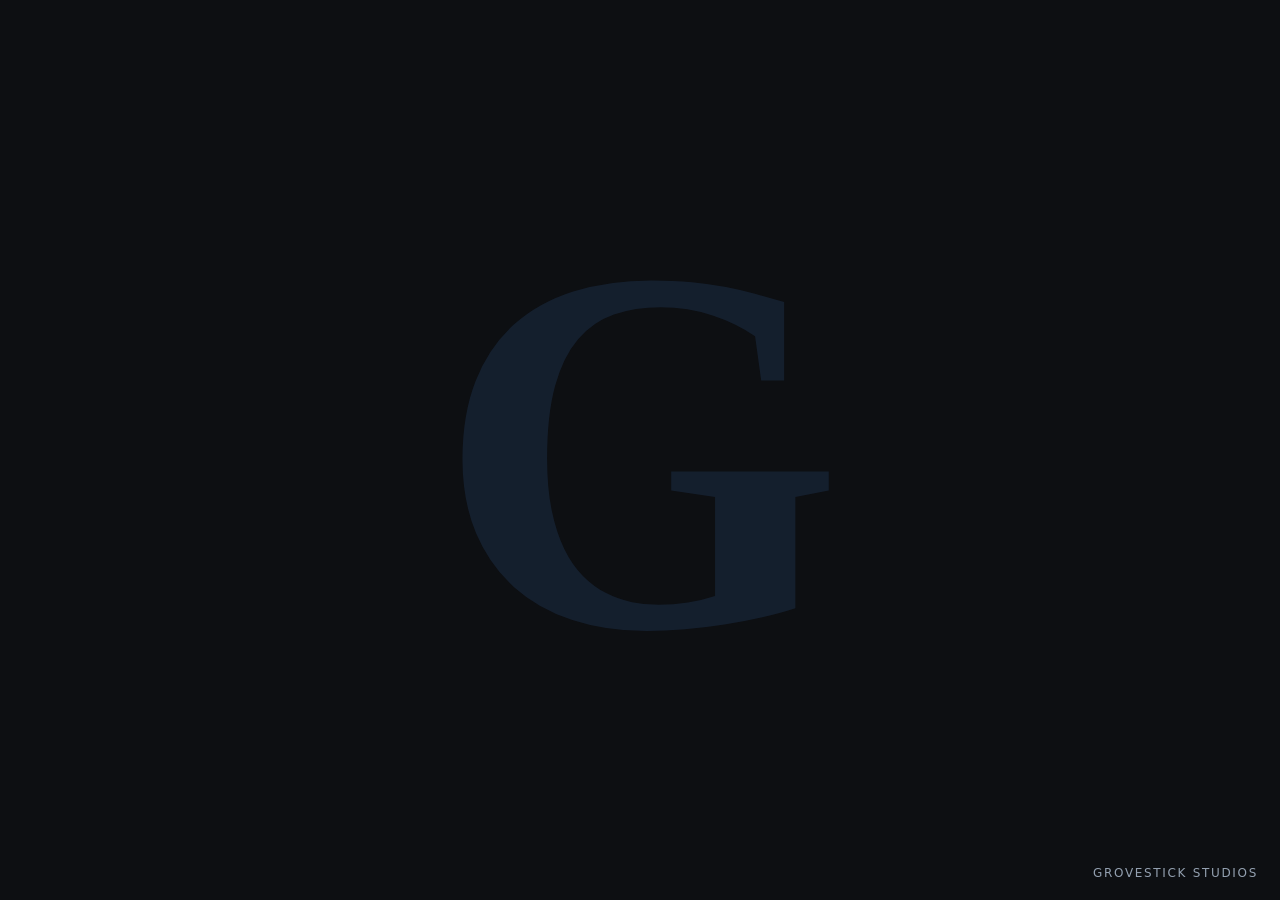
<file: site-grovestick/index.html>
<!doctype html>
<html lang="en">
<head>
<meta charset="utf-8">
<meta name="viewport" content="width=device-width, initial-scale=1">
<title>Grovestick Studios</title>
<meta name="description" content="Grovestick Studios.">
<link rel="icon" href="data:image/svg+xml,<svg xmlns='http://www.w3.org/2000/svg' viewBox='0 0 32 32'><text y='25' x='6' font-family='Georgia,serif' font-size='26' font-weight='700' fill='%234a90f0'>G</text></svg>">
<style>
/* the same ground and the same blue as Palladium: one studio, one look */
:root{
  --bg:#0d0f12; --fg:#e8ecf1; --dim:#93a0b0; --accent:#4a90f0;
}
*{box-sizing:border-box}
html,body{margin:0;height:100%}
body{background:var(--bg);color:var(--fg);overflow:hidden;
  font:15px/1.45 "Segoe UI",system-ui,-apple-system,sans-serif}
/* the studio's letter, drawn the way the program draws its own */
#watermark{position:fixed;inset:0;z-index:0;pointer-events:none;user-select:none;
  display:flex;align-items:center;justify-content:center;
  font:600 min(58vh,52vw)/1 Georgia,"Times New Roman",serif;
  color:var(--accent);opacity:.12}
footer{position:fixed;right:22px;bottom:18px;z-index:1;color:var(--dim);
  font-size:12px;letter-spacing:.14em;text-transform:uppercase}
@media (max-width:600px){footer{right:16px;bottom:14px;font-size:11px}}
</style>
</head>
<body>
  <div id="watermark" aria-hidden="true">G</div>
  <footer>Grovestick Studios</footer>
</body>
</html>
</file>
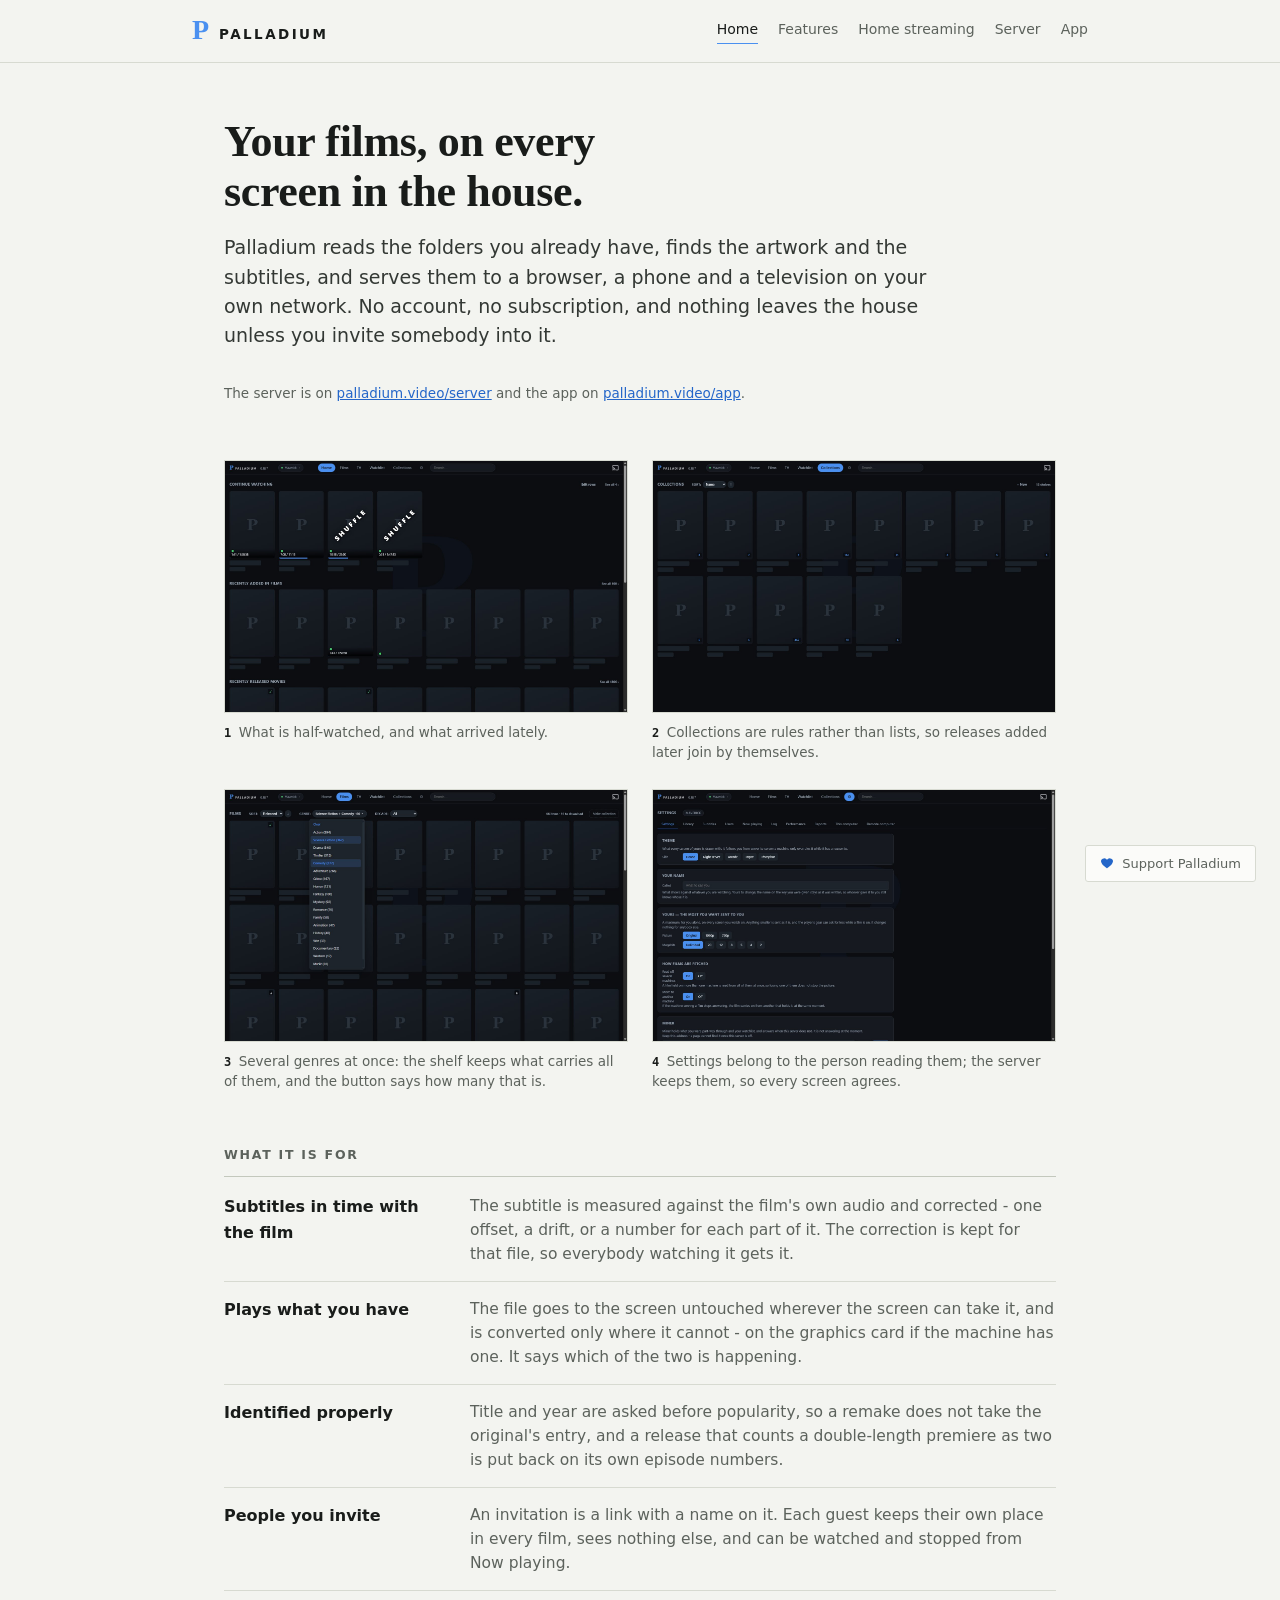
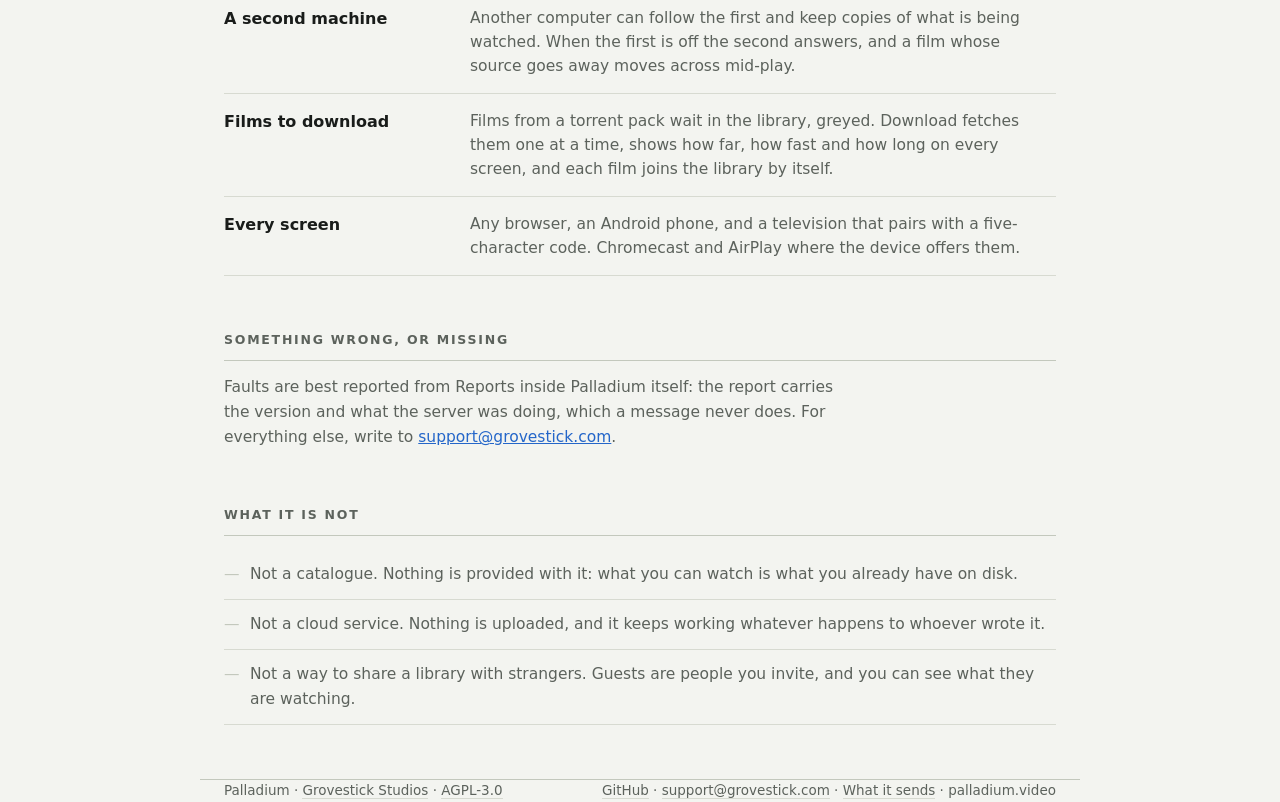
<file: site/index.html>
<!doctype html>
<html lang="en">
<head>
<meta charset="utf-8">
<meta name="viewport" content="width=device-width, initial-scale=1">
<title>Palladium</title>
<meta name="description" content="A media server you run yourself. Your films and series, on every screen in the house. Windows installer or Docker image, no account, nothing uploaded.">
<meta property="og:title" content="Palladium">
<meta property="og:description" content="Your films and series, on every screen in the house. No account, no subscription, nothing uploaded.">
<meta property="og:type" content="website">
<link rel="icon" href="data:image/svg+xml,<svg xmlns='http://www.w3.org/2000/svg' viewBox='0 0 32 32'><text y='25' x='6' font-family='Georgia,serif' font-size='26' font-weight='700' fill='%234a90f0'>P</text></svg>">
<style>
/* ---- paper ----
   A page about somebody's own library, set like something out of one: paper rather
   than a screen, ink rather than white text, and one colour - the green of a library
   binding - doing every job an accent has to do. Nothing is loaded from anywhere: the
   faces are the ones already on the machine reading this, which is also the only
   honest arrangement for a page that promises nothing is sent anywhere. */
:root{
  --paper:#f3f4f0;      /* a cool paper, biased green rather than cream */
  --plate:#fbfbf9;      /* what sits on it: lighter, never a shadow */
  --line:#d7dad1;
  --rule:#c3c8bd;       /* the darker hairline, for what divides sections */
  --ink:#191c1a;
  --muted:#5c625c;
  --accent:#2466c9;     /* a binding, not a button */
  --accentIn:#f6f7f3;
  --serif:"Iowan Old Style","Palatino Linotype",Palatino,"Book Antiqua",Georgia,serif;
  --sans:system-ui,-apple-system,"Segoe UI",Roboto,"Helvetica Neue",sans-serif;
  --mono:ui-monospace,"Cascadia Mono",Consolas,"DejaVu Sans Mono",monospace;
}
*{box-sizing:border-box}
body{margin:0;background:var(--paper);color:var(--ink);
  font:17px/1.62 var(--sans);-webkit-font-smoothing:antialiased}
a{color:var(--accent)}
.wrap{max-width:880px;margin:0 auto;padding:0 24px}


/* ---- the opening ---- */
h1{font-family:var(--serif);font-weight:600;font-size:clamp(31px,5vw,44px);
  line-height:1.14;letter-spacing:-.008em;margin:54px 0 16px;max-width:19ch;
  text-wrap:balance}
.lede{font-size:19px;line-height:1.55;max-width:60ch;margin:0 0 30px;color:#333834}

.take{display:flex;gap:10px;flex-wrap:wrap;margin:0 0 14px}
.dl{display:inline-flex;align-items:center;background:var(--accent);color:var(--accentIn);
  border:1px solid var(--accent);border-radius:3px;padding:11px 20px;font-weight:600;
  font-size:15px;text-decoration:none}
.dl:hover{background:#1b4f9c;border-color:#1b4f9c}
.dl.quiet{background:transparent;color:var(--ink);border-color:var(--rule)}
.dl.quiet:hover{background:var(--plate);border-color:var(--muted)}
.droid{width:17px;height:17px;fill:currentColor;margin-right:9px;flex:0 0 auto}
.facts{color:var(--muted);font-size:13.5px;line-height:1.85;margin:0 0 54px;
  max-width:66ch}
.facts b{color:var(--ink);font-variant-numeric:tabular-nums}

/* ---- plates ----
   Screenshots as plates in a manual: numbered, ruled off, captioned underneath. The
   numbers are not decoration - four pictures of one program need telling apart, and
   a caption that begins with its own number can be referred to. */
.plates{display:grid;grid-template-columns:1fr 1fr;gap:26px 24px;margin:0 0 54px}
.plates figure{margin:0}
.plates img{width:100%;height:auto;display:block;border:1px solid var(--line);
  background:var(--plate)}
.plates figcaption{margin:9px 0 0;color:var(--muted);font-size:13.5px;line-height:1.5}
.plates figcaption b{color:var(--ink);font-weight:600;font-family:var(--mono);
  font-size:12px;letter-spacing:.04em;margin-right:7px}

h2{font-family:var(--sans);font-size:12.5px;letter-spacing:.14em;text-transform:uppercase;
  color:var(--muted);font-weight:700;margin:0 0 2px;padding-bottom:10px;
  border-bottom:1px solid var(--rule)}

/* ---- what it is for: a ruled list, read down ---- */
.does{margin:0 0 54px}
.does div{display:grid;grid-template-columns:220px 1fr;gap:6px 26px;
  padding:15px 0;border-bottom:1px solid var(--line)}
.does b{font-size:16px;font-weight:600}
.does p{margin:0;color:var(--muted);font-size:15.5px;line-height:1.55}

.plain{margin:14px 0 54px;padding:0;list-style:none;color:var(--muted);font-size:15.5px}
.plain li{margin:0;padding:12px 0 12px 26px;border-bottom:1px solid var(--line);
  position:relative}
.plain li::before{content:"\2014";position:absolute;left:0;color:var(--rule)}

.write{margin:14px 0 54px;color:var(--muted);font-size:15.5px;max-width:62ch}

footer{border-top:1px solid var(--rule);margin-top:10px;padding:22px 0 46px;
  color:var(--muted);font-size:13.5px;display:flex;justify-content:space-between;
  gap:16px;flex-wrap:wrap}
footer a{color:var(--muted);text-decoration:none;border-bottom:1px solid var(--line)}
footer a:hover{color:var(--accent);border-bottom-color:var(--accent)}

/* ---- the tin by the door ----
   Top right, small and quiet. Nothing here is asked for; it is only left where
   somebody who wants to can find it. */
#give{position:fixed;right:24px;bottom:18px;z-index:5;
  display:inline-flex;align-items:center;gap:8px;
  padding:7px 14px;border-radius:3px;border:1px solid var(--line);
  background:var(--plate);color:var(--muted);cursor:pointer;font:inherit;font-size:13px}
#give:hover,#give:focus-visible{color:var(--ink);border-color:var(--muted)}
#give svg{width:14px;height:14px;fill:var(--accent)}

#tin{position:fixed;inset:0;z-index:6;display:none;align-items:center;
  justify-content:center;background:rgba(25,28,26,.45);padding:20px}
#tin.on{display:flex}
#tin .card{max-width:400px;width:100%;padding:28px 28px 22px;border-radius:3px;
  background:var(--plate);border:1px solid var(--rule);text-align:center}
#tin h3{font-family:var(--serif);margin:0 0 10px;font-size:22px;font-weight:600}
#tin p{margin:0 0 18px;color:var(--muted);font-size:14.5px;line-height:1.55}
#tin img{width:186px;height:186px;margin:0 auto 18px;display:block;
  border:1px solid var(--line);background:#fff;padding:8px}
#tin .go{display:inline-block;padding:10px 22px;border-radius:3px;
  background:var(--accent);color:var(--accentIn);text-decoration:none;font-weight:600}
#tin .go:hover{background:#1b4f9c}
#tin .shut{display:block;margin:14px auto 0;background:none;border:0;
  color:var(--muted);font:inherit;font-size:13.5px;cursor:pointer}
#tin .shut:hover{color:var(--ink)}

@media (max-width:720px){
  .plates,.does div{grid-template-columns:1fr}
  .does div{gap:3px}
  #give{right:16px;top:auto;bottom:14px;font-size:12.5px}
}

/* one masthead on every page: same width, height and scrollbar, so the menu stays put */
html{overflow-y:scroll}
header{border-bottom:1px solid #d7dad1;padding:0}
header .wrap{max-width:940px;display:flex;align-items:center;gap:20px;padding:16px 22px}
.brand{display:flex;align-items:baseline;gap:10px;text-decoration:none;color:#191c1a}
.brand b{font-family:var(--serif);font-size:28px;line-height:1;color:#4a90f0;font-weight:600}
.brand span{font-weight:600;letter-spacing:.18em;text-transform:uppercase;font-size:13.5px}
nav{margin-left:auto;display:flex;flex-wrap:wrap;gap:6px 20px;font-size:14px;line-height:1.6}
nav a{color:#5c625c;text-decoration:none;padding-bottom:2px;border-bottom:1px solid transparent}
nav a:hover{color:#191c1a;border-bottom-color:#d7dad1}
nav a[aria-current=page]{color:#191c1a;border-bottom-color:#4a90f0}
@media (max-width:640px){header .wrap{flex-wrap:wrap;gap:10px} nav{margin-left:0;gap:6px 16px;font-size:13.5px}}
</style>
</head>
<body>
<header><div class="wrap">
  <a class="brand" href="/"><b>P</b> <span>Palladium</span></a>
  <nav>
    <a href="/" aria-current="page">Home</a>
    <a href="/features">Features</a>
    <a href="/home-streaming">Home streaming</a>
    <a href="/server">Server</a>
    <a href="/app">App</a>
  </nav>
</div></header>

<main class="wrap">
  <h1>Your films, on every screen in the house.</h1>
  <p class="lede">Palladium reads the folders you already have, finds the artwork and
  the subtitles, and serves them to a browser, a phone and a television on your own
  network. No account, no subscription, and nothing leaves the house unless you invite
  somebody into it.</p>

  <p class="facts">The server is on <a href="/server">palladium.video/server</a> and the
  app on <a href="/app">palladium.video/app</a>.</p>

  <div class="plates">
    <figure>
      <img src="img/home-blue.jpg" alt="The front page: rows of what is being watched and what was added"
           width="1600" height="1000" loading="lazy">
      <figcaption><b>1</b>What is half-watched, and what arrived lately.</figcaption>
    </figure>
    <figure>
      <img src="img/collections-blue.jpg" alt="Collections drawn as posters, each with what it holds"
           width="1600" height="1000" loading="lazy">
      <figcaption><b>2</b>Collections are rules rather than lists, so releases added
      later join by themselves.</figcaption>
    </figure>
    <figure>
      <img src="img/genres-blue.jpg" alt="Films, with the genre menu open and two genres marked"
           width="1600" height="1000" loading="lazy">
      <figcaption><b>3</b>Several genres at once: the shelf keeps what carries all of them,
      and the button says how many that is.</figcaption>
    </figure>
    <figure>
      <img src="img/settings-blue.jpg" alt="The settings screen: theme, name and the most sent to you"
           width="1600" height="1000" loading="lazy">
      <figcaption><b>4</b>Settings belong to the person reading them; the server keeps
      them, so every screen agrees.</figcaption>
    </figure>
  </div>

  <h2>What it is for</h2>
  <div class="does">
    <div><b>Subtitles in time with the film</b><p>The subtitle is measured against the
      film's own audio and corrected - one offset, a drift, or a number for each part
      of it. The correction is kept for that file, so everybody watching it gets
      it.</p></div>
    <div><b>Plays what you have</b><p>The file goes to the screen untouched wherever
      the screen can take it, and is converted only where it cannot - on the graphics
      card if the machine has one. It says which of the two is happening.</p></div>
    <div><b>Identified properly</b><p>Title and year are asked before popularity, so a
      remake does not take the original's entry, and a release that counts a
      double-length premiere as two is put back on its own episode numbers.</p></div>
    <div><b>People you invite</b><p>An invitation is a link with a name on it. Each
      guest keeps their own place in every film, sees nothing else, and can be watched
      and stopped from Now playing.</p></div>
    <div><b>A second machine</b><p>Another computer can follow the first and keep
      copies of what is being watched. When the first is off the second answers, and a
      film whose source goes away moves across mid-play.</p></div>
    <div><b>Films to download</b><p>Films from a torrent pack wait in the library,
      greyed. Download fetches them one at a time, shows how far, how fast and how long
      on every screen, and each film joins the library by itself.</p></div>
    <div><b>Every screen</b><p>Any browser, an Android phone, and a television that
      pairs with a five-character code. Chromecast and AirPlay where the device offers
      them.</p></div>
  </div>

  <h2>Something wrong, or missing</h2>
  <p class="write">Faults are best reported from Reports inside Palladium itself: the
  report carries the version and what the server was doing, which a message never
  does. For everything else, write to
  <a href="mailto:support@grovestick.com">support@grovestick.com</a>.</p>

  <h2>What it is not</h2>
  <ul class="plain">
    <li>Not a catalogue. Nothing is provided with it: what you can watch is what you
      already have on disk.</li>
    <li>Not a cloud service. Nothing is uploaded, and it keeps working whatever
      happens to whoever wrote it.</li>
    <li>Not a way to share a library with strangers. Guests are people you invite, and
      you can see what they are watching.</li>
  </ul>
</main>

<footer class="wrap">
  <span>Palladium &middot; <a href="https://grovestick.com/">Grovestick Studios</a>
        &middot; <a href="https://www.gnu.org/licenses/agpl-3.0.html">AGPL-3.0</a></span>
  <span><a href="https://github.com/Grovestick/palladium">GitHub</a> &middot;
        <a href="mailto:support@grovestick.com">support@grovestick.com</a> &middot;
        <a href="/privacy">What it sends</a> &middot; palladium.video</span>
</footer>

<!-- The tin by the door: the same PayPal link as a button and as a code to scan. -->
<button id="give" type="button" aria-haspopup="dialog">
  <svg viewBox="0 0 24 24" aria-hidden="true"><path d="M12 21s-7.5-4.7-9.3-9A5.2 5.2 0 0 1 12 6.6 5.2 5.2 0 0 1 21.3 12c-1.8 4.3-9.3 9-9.3 9z"/></svg>
  Support Palladium
</button>

<div id="tin" role="dialog" aria-modal="true" aria-labelledby="tinhead">
  <div class="card">
    <h3 id="tinhead">Support Palladium</h3>
    <p>Palladium is free, and it stays free. If it has earned a place in your evenings
       and you would like to put something in, it goes straight back into the work -
       the hours, and the machines it is tested on. Entirely optional, and quietly
       appreciated.</p>
    <img id="tinqr" src="img/donate.png" alt="A code to scan to donate" hidden>
    <a class="go" id="tinlink" href="#" target="_blank" rel="noopener">Donate with PayPal</a>
    <button class="shut" type="button">No thanks</button>
  </div>
</div>

<script>
// Where the button and the code both point: the same PayPal link the code carries.
// Where the button and the code both point. The address is the studio's own donate
// box rather than anybody's mailbox, which is why it can sit in a page.
var PAYPAL = "https://www.paypal.com/donate/?business=donate%40grovestick.com&currency_code=SEK&item_name=Palladium";

(function () {
  var give = document.getElementById("give");
  var tin = document.getElementById("tin");
  var link = document.getElementById("tinlink");
  var qr = document.getElementById("tinqr");
  if (!PAYPAL) { give.hidden = true; return; }
  link.href = PAYPAL;
  // the picture only appears if it is there: a broken image is worse than none
  var probe = new Image();
  probe.onload = function () { qr.hidden = false; };
  probe.src = "img/donate.png";

  var show = function (on) {
    tin.classList.toggle("on", on);
    if (on) link.focus();
    else give.focus();
  };
  give.onclick = function () { show(true); };
  tin.querySelector(".shut").onclick = function () { show(false); };
  tin.onclick = function (e) { if (e.target === tin) show(false); };
  document.addEventListener("keydown", function (e) {
    if (e.key === "Escape" && tin.classList.contains("on")) show(false);
  });
})();

</script>
</body>
</html>
</file>
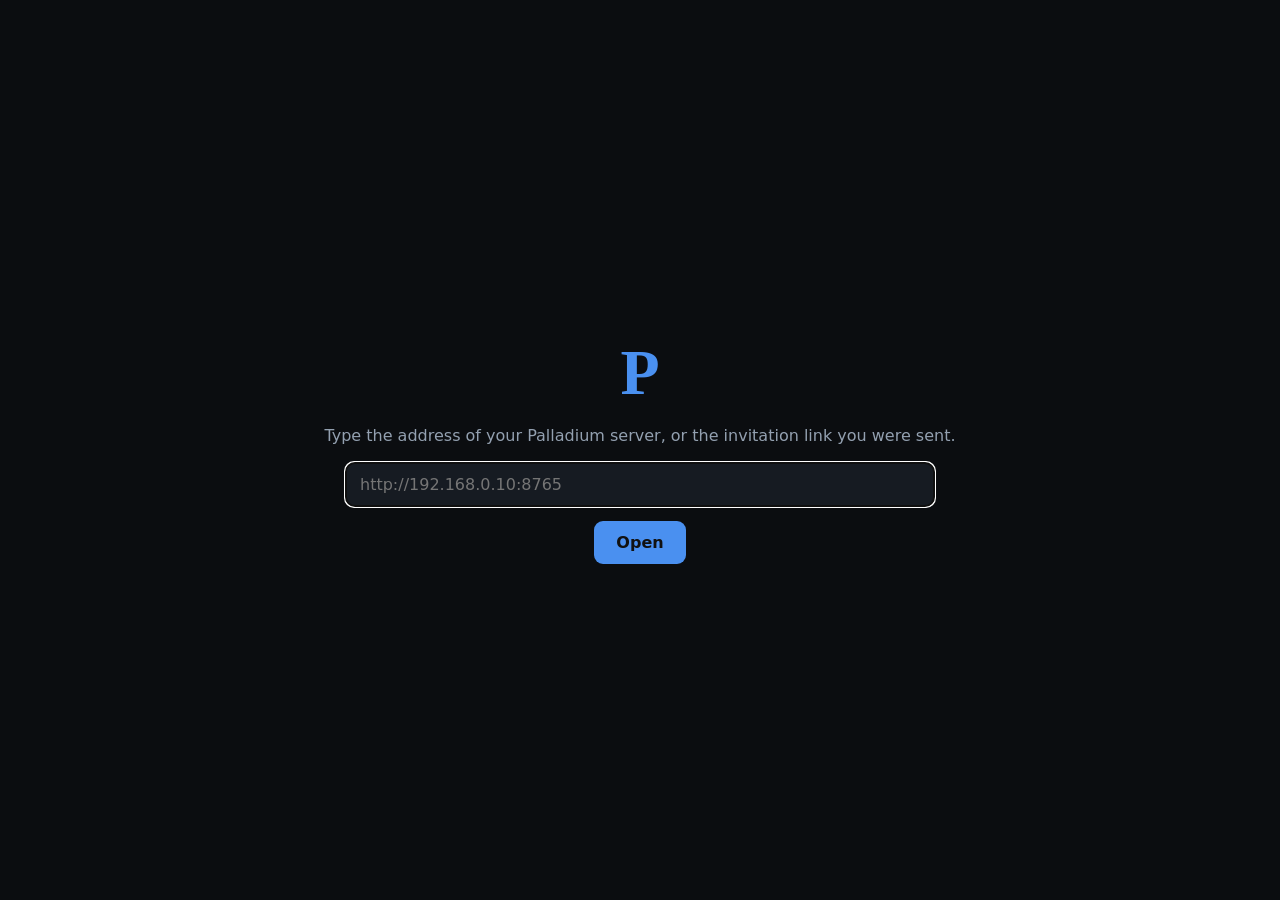
<file: static/tizen/index.html>
<!doctype html>
<meta charset="utf-8">
<title>Palladium</title>
<style>
  html,body{margin:0;height:100%;background:#0b0d10;color:#e8ecf1;
    font:16px system-ui,sans-serif}
  .mid{height:100%;display:flex;flex-direction:column;align-items:center;
    justify-content:center;gap:14px;text-align:center;padding:0 40px}
  .p{font:600 64px Georgia,serif;color:#4a90f0}
  .note{color:#93a0b0;max-width:640px;line-height:1.5}
  input{background:#161b22;border:1px solid #232a33;color:#e8ecf1;border-radius:9px;
    padding:12px 14px;font:inherit;width:min(560px,80vw)}
  button{background:#4a90f0;color:#111;border:0;border-radius:9px;padding:12px 22px;
    font:inherit;font-weight:600}
</style>
<div class="mid">
  <div class="p">P</div>
  <div class="note" id="say">Opening your library&hellip;</div>
  <input id="addr" placeholder="http://192.168.0.10:8765" style="display:none">
  <button id="go" style="display:none">Open</button>
</div>
<script>
/* The address this package was built for. The server writes it in on the way out;
   a package built by hand keeps the placeholder and asks instead. */
var HOME = "__SERVER__";

/* The remote's Back key, which the television will not handle for us. */
try { tizen.tvinputdevice.registerKey("Back"); } catch (e) {}
document.addEventListener("keydown", function (e) {
  if (e.keyCode === 10009) {            // Back
    if (history.length > 1) history.back();
    else try { tizen.application.getCurrentApplication().exit(); } catch (x) {}
  }
});

var kept = null;
try { kept = localStorage.getItem("palladium-home"); } catch (e) {}
var where = (HOME.indexOf("__") === 0 ? "" : HOME) || kept || "";

if (where) {
  try { localStorage.setItem("palladium-home", where); } catch (e) {}
  location.replace(where);
} else {
  document.getElementById("say").textContent =
    "Type the address of your Palladium server, or the invitation link you were sent.";
  var box = document.getElementById("addr");
  var go = document.getElementById("go");
  box.style.display = go.style.display = "";
  box.focus();
  go.onclick = function () {
    var v = box.value.trim();
    if (!v) return;
    if (v.indexOf("http") !== 0) v = "http://" + v;
    try { localStorage.setItem("palladium-home", v); } catch (e) {}
    location.replace(v);
  };
  box.addEventListener("keydown", function (e) {
    if (e.keyCode === 13) go.click();
  });
}
</script>
</file>
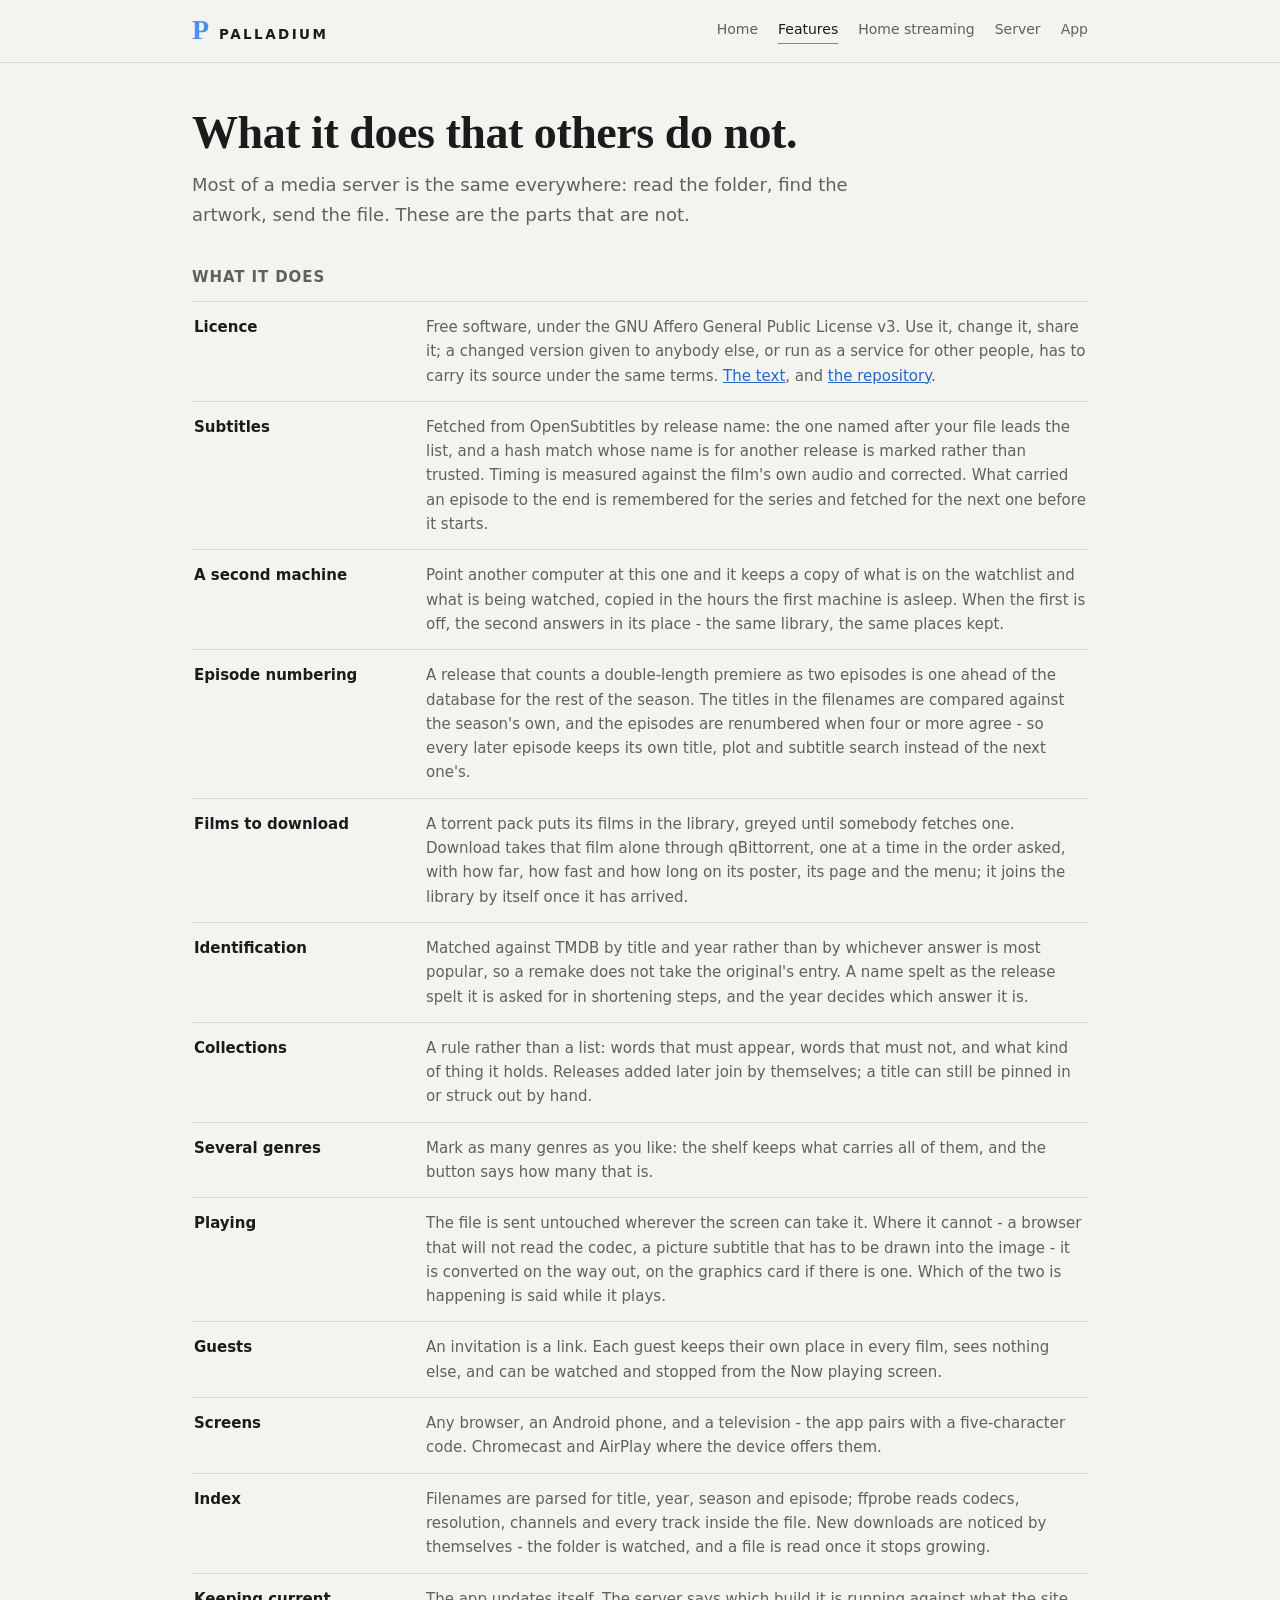
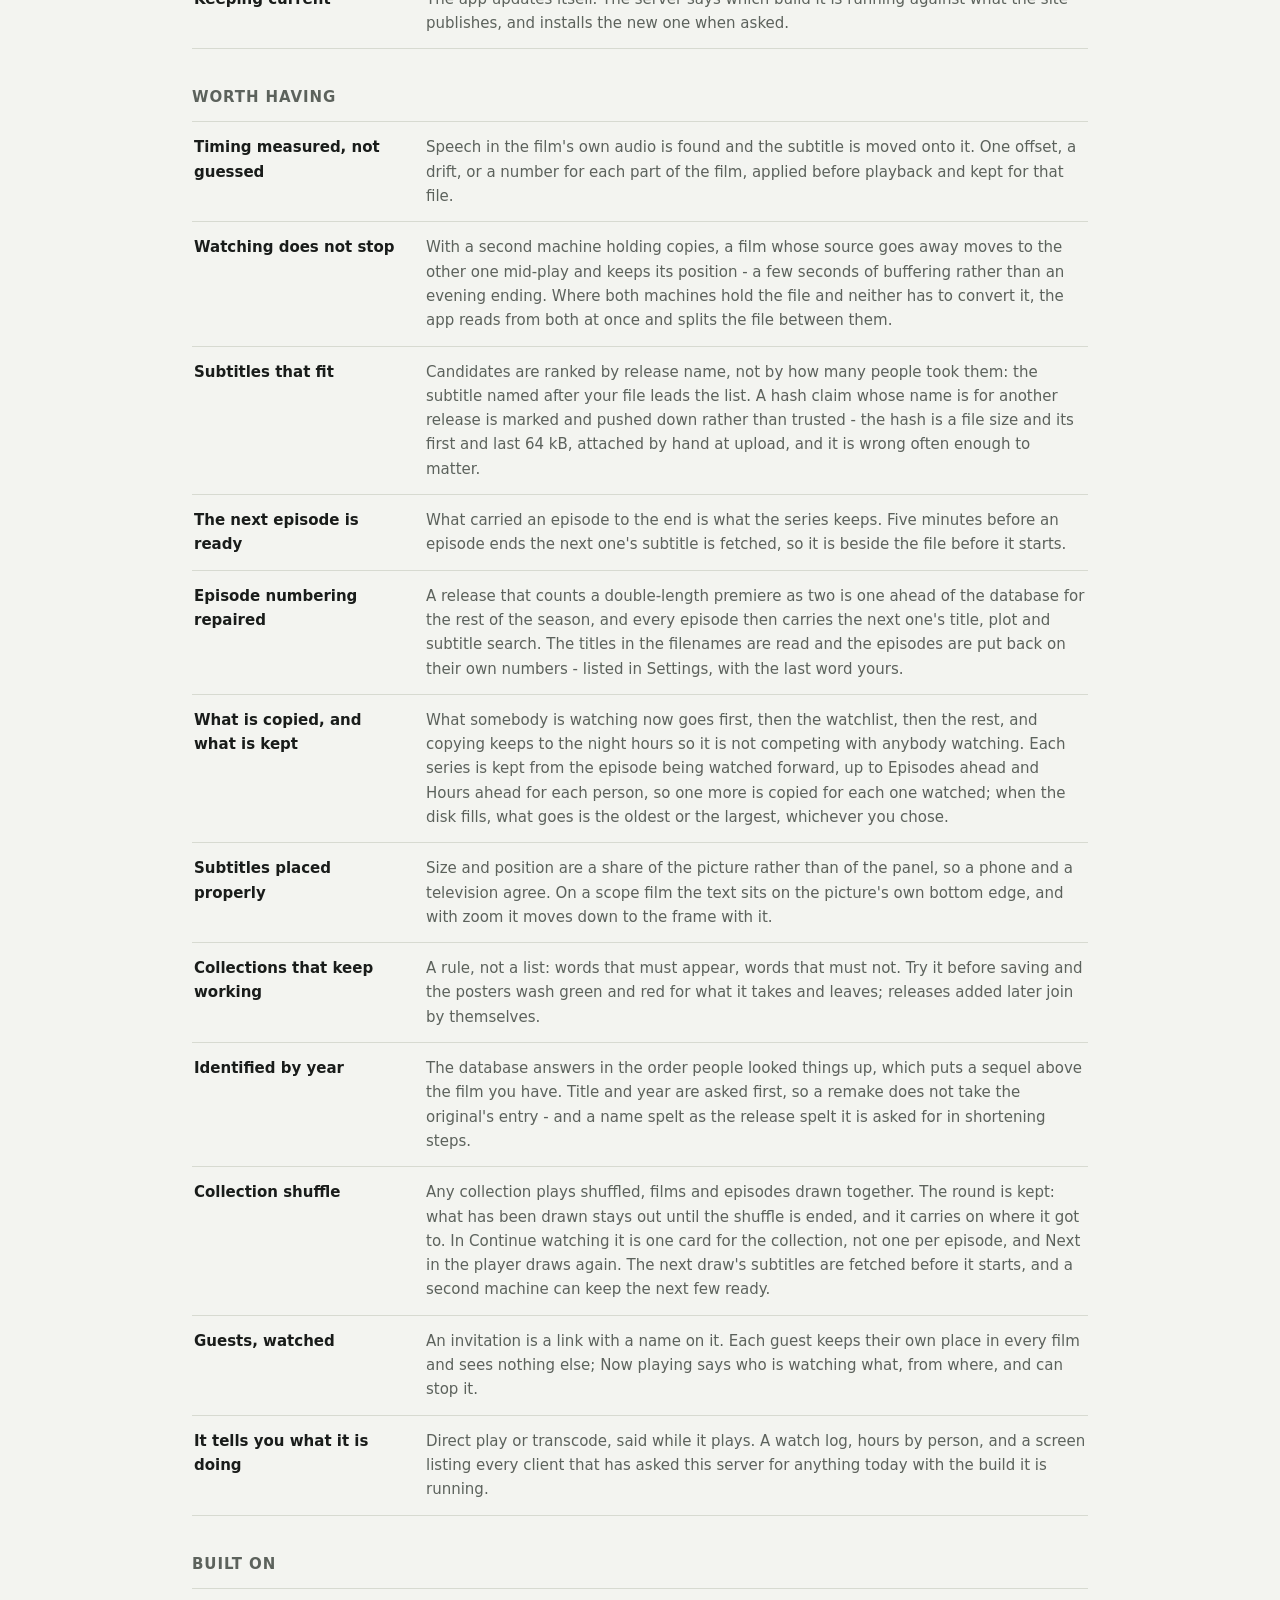
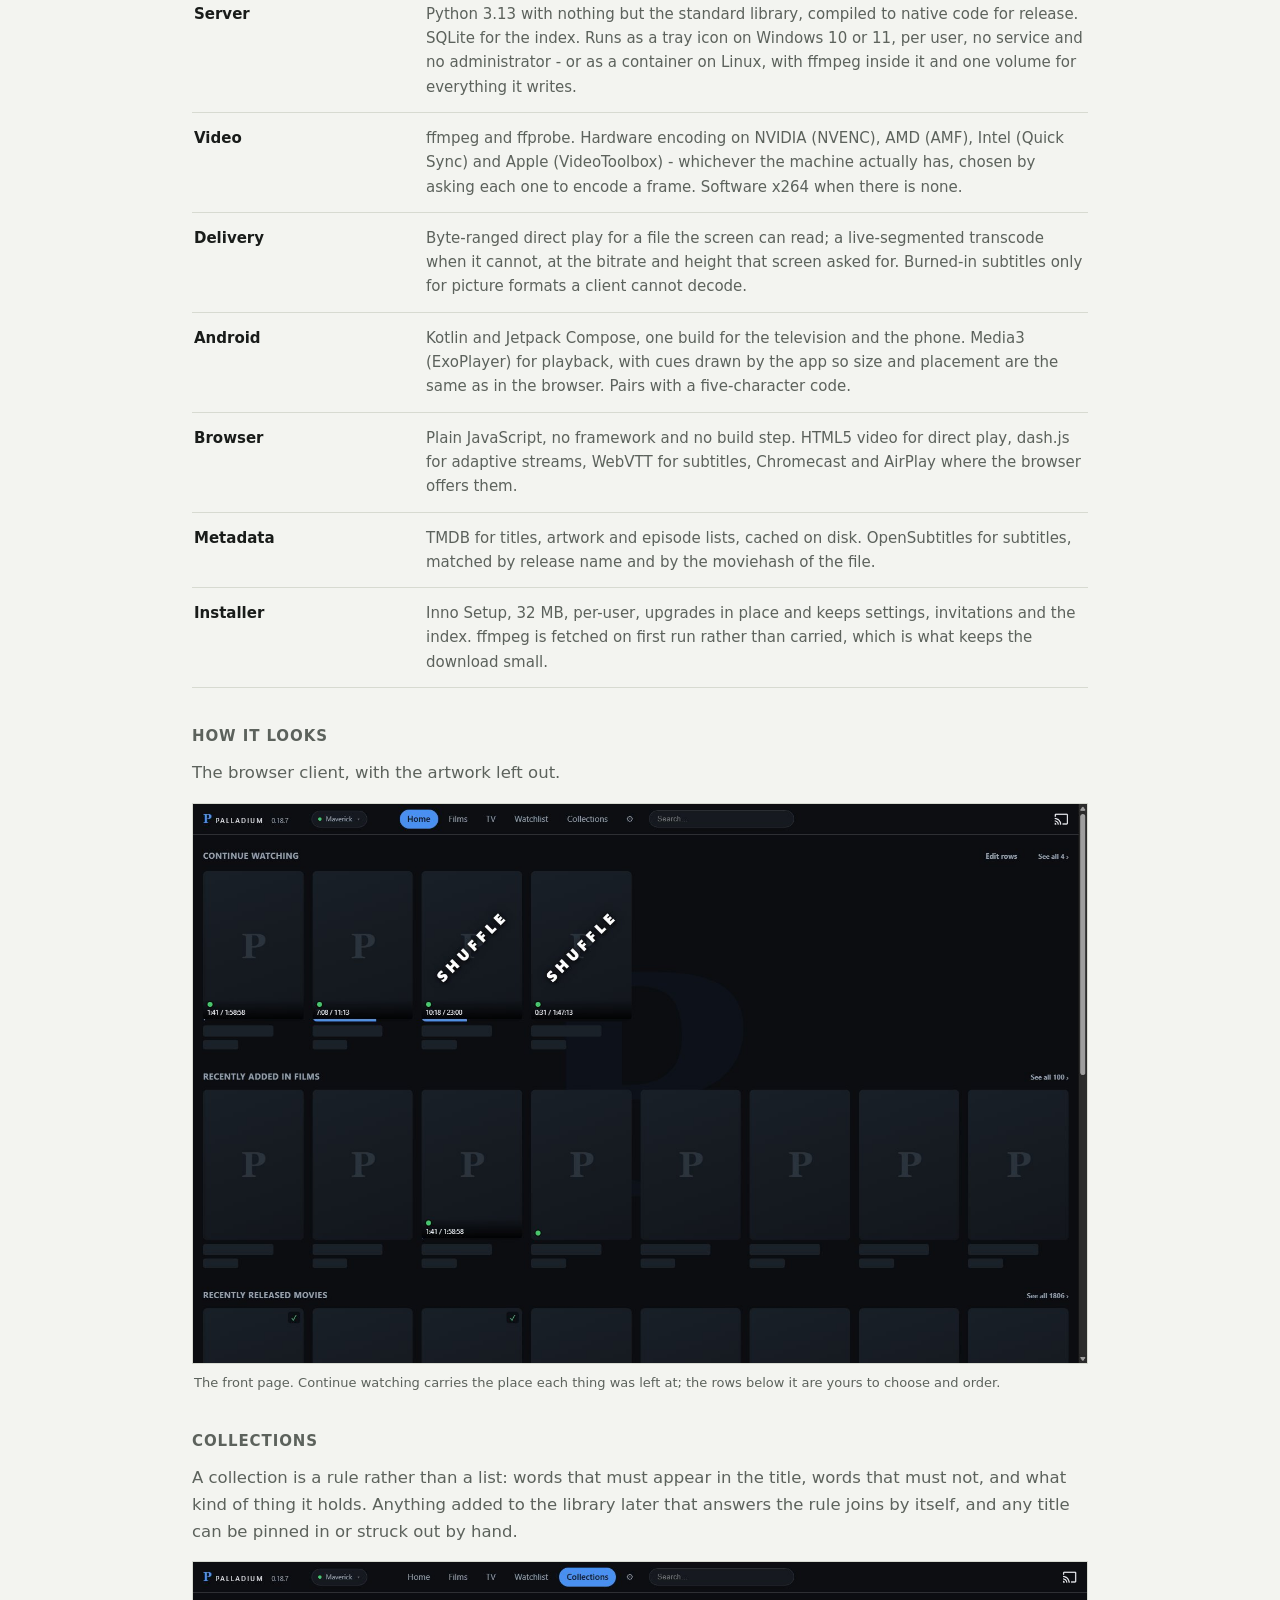
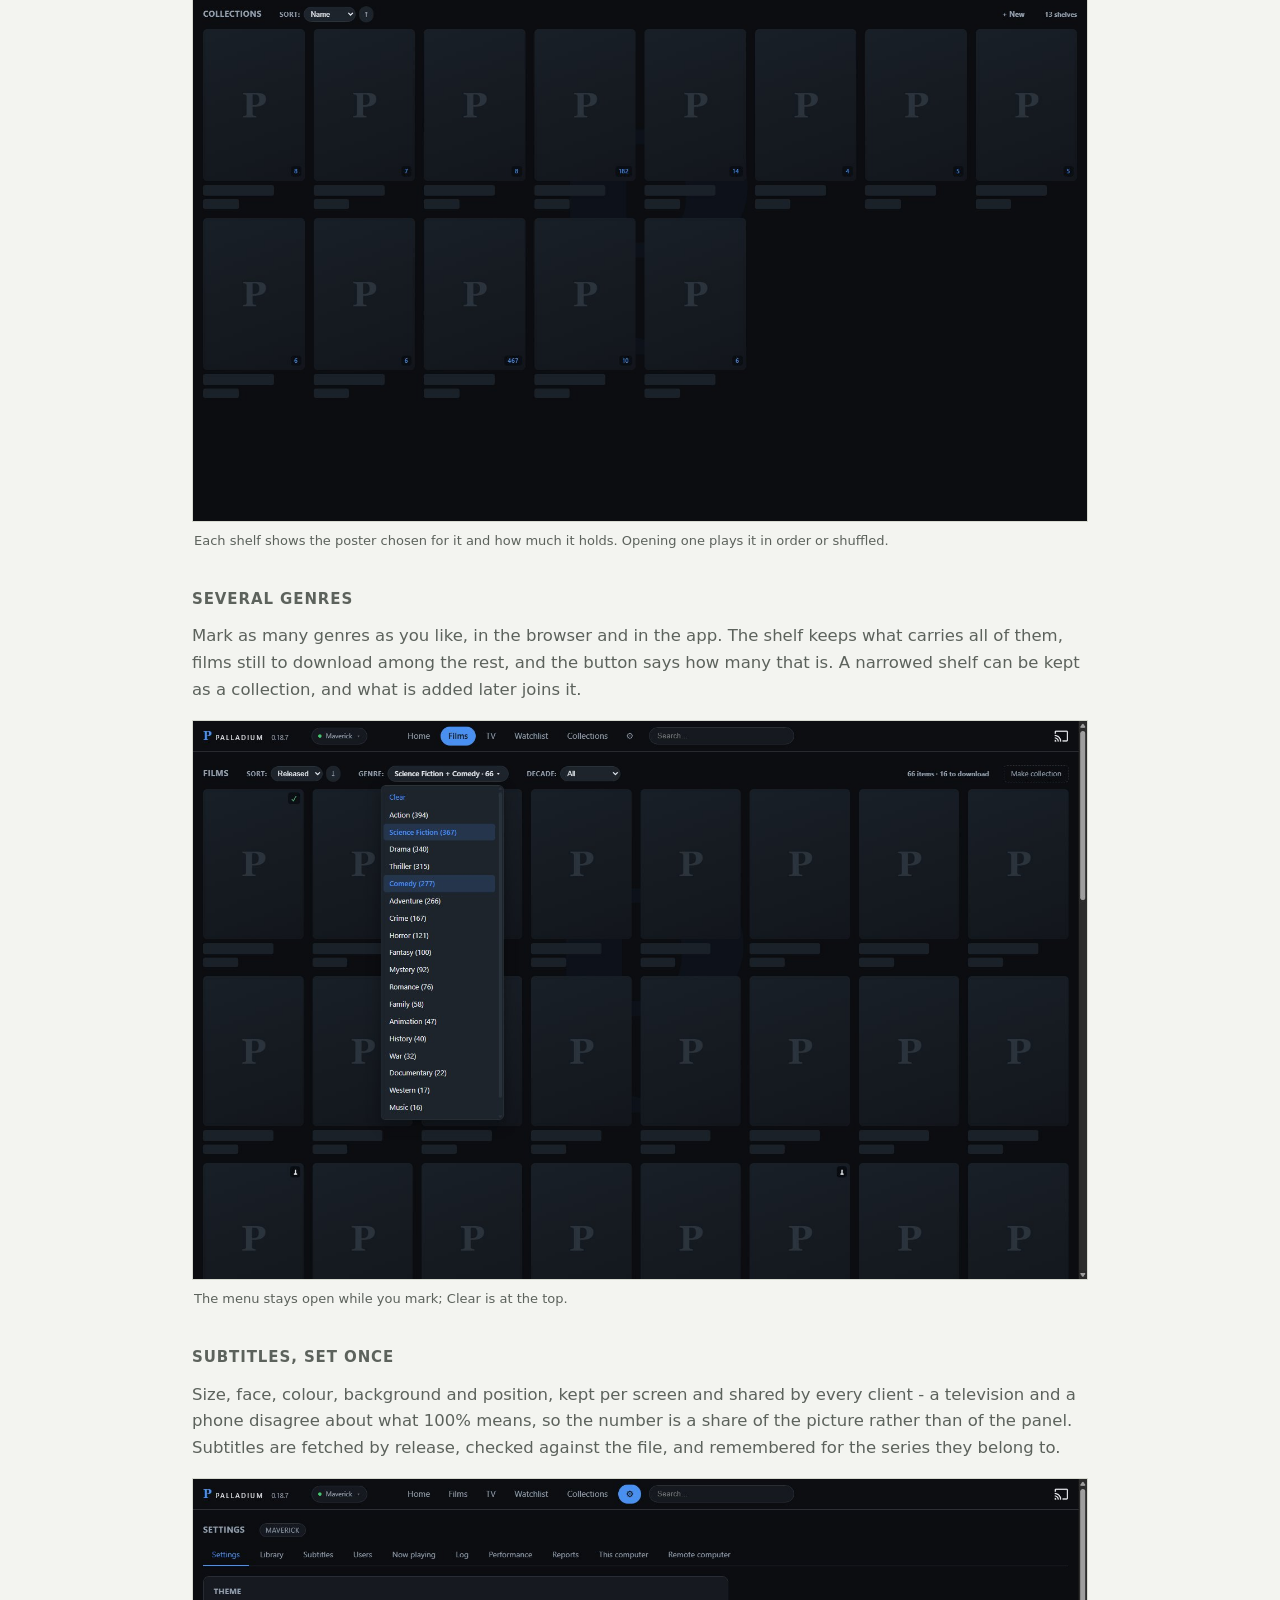
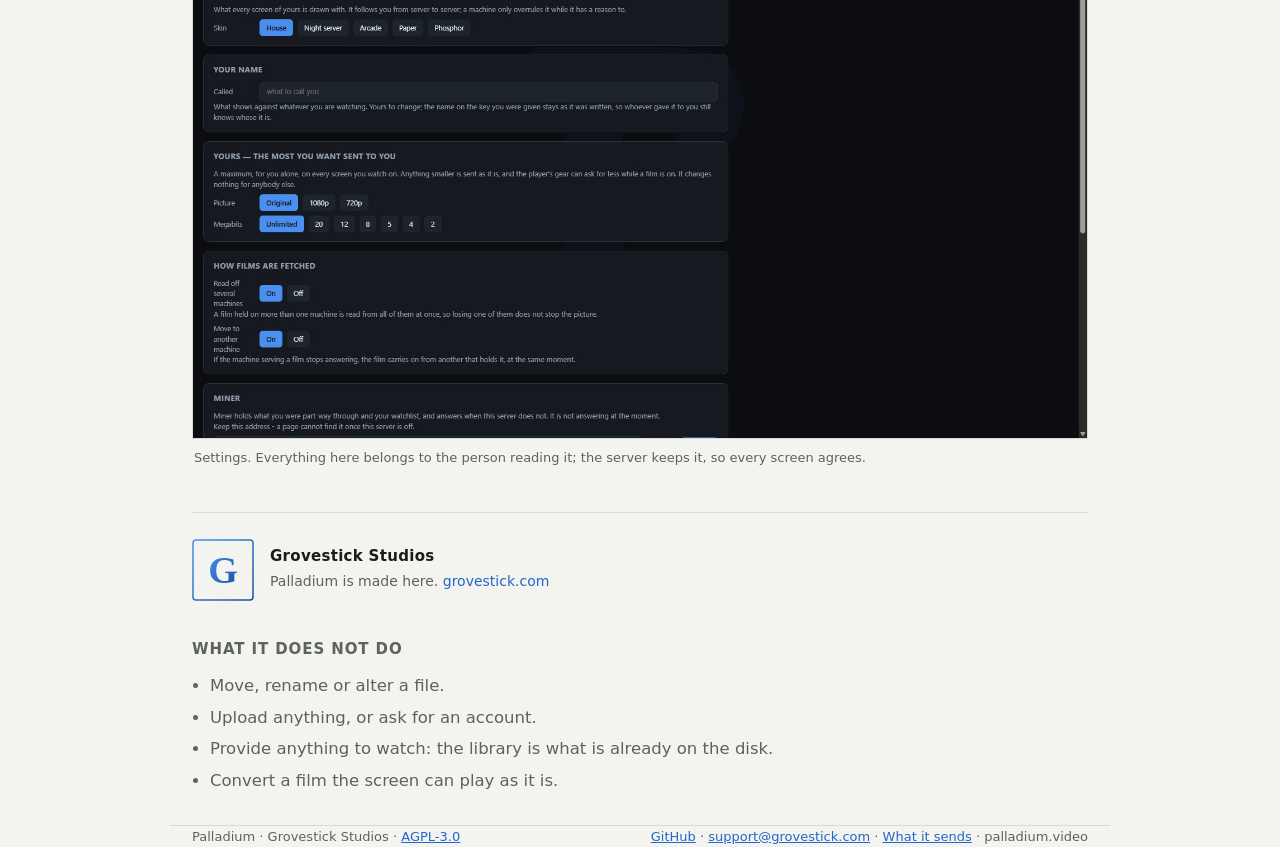
<file: site/features.html>
<!doctype html>
<html lang="en">
<head>
<meta charset="utf-8">
<meta name="viewport" content="width=device-width, initial-scale=1">
<title>Features - Palladium</title>
<meta name="description" content="What Palladium does: indexing, subtitles timed to the film, collections, guests, a second machine, films to download.">
<link rel="icon" href="data:image/svg+xml,<svg xmlns='http://www.w3.org/2000/svg' viewBox='0 0 32 32'><text y='25' x='6' font-family='Georgia,serif' font-size='26' font-weight='700' fill='%234a90f0'>P</text></svg>">
<style>
:root{
  --bg:#f3f4f0; --panel:#fbfbf9; --panel2:#eeefe9; --line:#d7dad1;
  --fg:#191c1a; --dim:#5c625c; --accent:#2466c9; --good:#1e6b3a; --bad:#9d2f26;
  --serif:"Iowan Old Style","Palatino Linotype",Palatino,"Book Antiqua",Georgia,serif;
  --sans:system-ui,-apple-system,"Segoe UI",Roboto,"Helvetica Neue",sans-serif;
}
*{box-sizing:border-box}
body{margin:0;background:var(--bg);color:var(--fg);
  font:16.5px/1.62 var(--sans);-webkit-font-smoothing:antialiased}
a{color:var(--accent)}
.wrap{max-width:940px;margin:0 auto;padding:0 22px}
h1{font-family:var(--serif);font-weight:600;
  font-size:clamp(30px,5vw,46px);line-height:1.12;margin:44px 0 12px;
  text-wrap:balance;letter-spacing:-.01em}
.lede{color:var(--dim);font-size:18px;max-width:62ch;margin:0 0 30px}
.get{background:var(--panel);border:1px solid var(--line);border-radius:3px;
  padding:22px;margin:0 0 34px}
.get h2{margin:0 0 6px;font-size:15px;letter-spacing:.06em;text-transform:uppercase;
  color:var(--dim);font-weight:600}
.dl{display:inline-flex;align-items:center;background:var(--accent);color:#f6f7f3;border-radius:3px;
  padding:12px 22px;font-weight:600;text-decoration:none}
.droid{width:17px;height:17px;fill:currentColor;vertical-align:-3px;margin-right:8px}
input[type=text]{flex:1 1 220px;min-width:0;background:#fff;color:var(--fg);
  border:1px solid var(--line);border-radius:3px;padding:11px 13px;font:inherit;
  letter-spacing:.12em;text-transform:uppercase}
input[type=text]:focus{outline:2px solid var(--accent);outline-offset:1px}
button{background:var(--accent);color:#f6f7f3;border:0;border-radius:3px;
  padding:11px 20px;font:inherit;font-weight:600;cursor:pointer}
button:disabled{opacity:.5;cursor:default}
button.ghost{background:transparent;color:var(--fg);border:1px solid var(--line)}
button.ghost:hover{background:var(--panel)}
.said{margin:12px 0 0;font-size:14px;min-height:1.4em}
.said.no{color:var(--bad)}
.said.yes{color:var(--good)}
.facts{color:var(--dim);font-size:13px;margin:14px 0 0;line-height:1.9}
.facts code{background:var(--panel2);border:1px solid var(--line);border-radius:2px;
  padding:2px 6px;font-size:12px;word-break:break-all}
.cols{display:grid;gap:26px;grid-template-columns:repeat(auto-fit,minmax(240px,1fr));
  margin:0 0 40px}
.cols h3{margin:0 0 6px;font-size:16px}
.cols p{margin:0;color:var(--dim);font-size:15px}
h2.sec{font-size:15px;letter-spacing:.06em;text-transform:uppercase;color:var(--dim);
  margin:36px 0 12px;font-weight:600}
pre{background:var(--panel2);border:1px solid var(--line);border-radius:3px;
  padding:13px 15px;overflow-x:auto;margin:0 0 14px;
  font:12px/1.55 ui-monospace,Consolas,monospace;color:#2b302c}
ul.plain{margin:0 0 30px;padding:0 0 0 18px;color:var(--dim)}
ul.plain li{margin:5px 0}
figure{margin:0 0 26px}
figure img{width:100%;height:auto;display:block;border:1px solid var(--line);
  background:var(--panel)}
figcaption{color:var(--dim);font-size:13px;margin:8px 2px 0}
/* What it does, one line each: a label and the fact behind it, ruled off from the
   next so the list can be read down rather than across. */
.does{margin:0 0 34px;border-top:1px solid var(--line)}
.does div{display:grid;gap:4px 22px;grid-template-columns:210px 1fr;
  padding:13px 2px;border-bottom:1px solid var(--line)}
.does b{font-weight:600;font-size:15px}
.does p{margin:0;color:var(--dim);font-size:15px}
@media (max-width:620px){.does div{grid-template-columns:1fr;gap:2px}}
/* the numbers, where a number is the answer */
.spec{display:grid;gap:14px;grid-template-columns:repeat(auto-fit,minmax(150px,1fr));
  margin:0 0 34px}
.spec div{background:var(--panel);border:1px solid var(--line);border-radius:3px;
  padding:14px 16px}
.spec b{display:block;font-size:23px;font-family:var(--serif);color:var(--fg)}
.spec span{color:var(--dim);font-size:13px}
/* The studio, at the end of the page it made: a mark rather than a line of text,
   drawn in the same serif as Palladium's own P so the two read as one house. */
.house{display:flex;align-items:center;gap:16px;border-top:1px solid var(--line);
  margin:44px 0 0;padding:26px 0 0}
.house svg{flex:0 0 auto}
.house b{display:block;font-size:15px;font-weight:600;letter-spacing:.02em}
.house span{color:var(--dim);font-size:14px}
.house a{color:var(--accent);text-decoration:none}
.house a:hover{text-decoration:underline}
footer{border-top:1px solid var(--line);margin-top:50px;padding:22px 0 40px;
  color:var(--dim);font-size:13px;display:flex;justify-content:space-between;gap:14px;
  flex-wrap:wrap}

/* one masthead on every page: same width, height and scrollbar, so the menu stays put */
html{overflow-y:scroll}
header{border-bottom:1px solid #d7dad1;padding:0}
header .wrap{max-width:940px;display:flex;align-items:center;gap:20px;padding:16px 22px}
.brand{display:flex;align-items:baseline;gap:10px;text-decoration:none;color:#191c1a}
.brand b{font-family:var(--serif);font-size:28px;line-height:1;color:#4a90f0;font-weight:600}
.brand span{font-weight:600;letter-spacing:.18em;text-transform:uppercase;font-size:13.5px}
nav{margin-left:auto;display:flex;flex-wrap:wrap;gap:6px 20px;font-size:14px;line-height:1.6}
nav a{color:#5c625c;text-decoration:none;padding-bottom:2px;border-bottom:1px solid transparent}
nav a:hover{color:#191c1a;border-bottom-color:#d7dad1}
nav a[aria-current=page]{color:#191c1a;border-bottom-color:#4a90f0}
@media (max-width:640px){header .wrap{flex-wrap:wrap;gap:10px} nav{margin-left:0;gap:6px 16px;font-size:13.5px}}
</style>
</head>
<body>
<header><div class="wrap">
  <a class="brand" href="/"><b>P</b> <span>Palladium</span></a>
  <nav>
    <a href="/">Home</a>
    <a href="/features" aria-current="page">Features</a>
    <a href="/home-streaming">Home streaming</a>
    <a href="/server">Server</a>
    <a href="/app">App</a>
  </nav>
</div></header>

<main class="wrap">
  <h1>What it does that others do not.</h1>
  <p class="lede">Most of a media server is the same everywhere: read the folder,
  find the artwork, send the file. These are the parts that are not.</p>

  <h2 class="sec">What it does</h2>
  <div class="does">
    <div><b>Licence</b><p>Free software, under the GNU Affero General Public License v3.
      Use it, change it, share it; a changed version given to anybody else, or run as a
      service for other people, has to carry its source under the same terms.
      <a href="https://www.gnu.org/licenses/agpl-3.0.html">The text</a>, and <a href="https://github.com/Grovestick/palladium">the repository</a>.</p></div>
    <div><b>Subtitles</b><p>Fetched from OpenSubtitles by release name: the one named
      after your file leads the list, and a hash match whose name is for another
      release is marked rather than trusted. Timing is measured against the film's
      own audio and corrected. What carried an episode to the end is remembered for
      the series and fetched for the next one before it starts.</p></div>
    <div><b>A second machine</b><p>Point another computer at this one and it keeps
      a copy of what is on the watchlist and what is being watched, copied in the
      hours the first machine is asleep. When the first is off, the second answers
      in its place - the same library, the same places kept.</p></div>
    <div><b>Episode numbering</b><p>A release that counts a double-length premiere
      as two episodes is one ahead of the database for the rest of the season. The
      titles in the filenames are compared against the season's own, and the
      episodes are renumbered when four or more agree - so every later episode keeps
      its own title, plot and subtitle search instead of the next one's.</p></div>
    <div><b>Films to download</b><p>A torrent pack puts its films in the library,
      greyed until somebody fetches one. Download takes that film alone through
      qBittorrent, one at a time in the order asked, with how far, how fast and how
      long on its poster, its page and the menu; it joins the library by itself once it
      has arrived.</p></div>
    <div><b>Identification</b><p>Matched against TMDB by title and year rather than
      by whichever answer is most popular, so a remake does not take the original's
      entry. A name spelt as the release spelt it is asked for in shortening steps,
      and the year decides which answer it is.</p></div>
    <div><b>Collections</b><p>A rule rather than a list: words that must appear,
      words that must not, and what kind of thing it holds. Releases added later
      join by themselves; a title can still be pinned in or struck out by hand.</p></div>
    <div><b>Several genres</b><p>Mark as many genres as you like: the shelf keeps what
      carries all of them, and the button says how many that is.</p></div>
    <div><b>Playing</b><p>The file is sent untouched wherever the screen can take
      it. Where it cannot - a browser that will not read the codec, a picture
      subtitle that has to be drawn into the image - it is converted on the way out,
      on the graphics card if there is one. Which of the two is happening is said
      while it plays.</p></div>
    <div><b>Guests</b><p>An invitation is a link. Each guest keeps their own place in
      every film, sees nothing else, and can be watched and stopped from the Now
      playing screen.</p></div>
    <div><b>Screens</b><p>Any browser, an Android phone, and a television - the app
      pairs with a five-character code. Chromecast and AirPlay where the device
      offers them.</p></div>
    <div><b>Index</b><p>Filenames are parsed for title, year, season and episode;
      ffprobe reads codecs, resolution, channels and every track inside the file.
      New downloads are noticed by themselves - the folder is watched, and a file
      is read once it stops growing.</p></div>
    <div><b>Keeping current</b><p>The app updates itself. The server says which build
      it is running against what the site publishes, and installs the new one when
      asked.</p></div>
  </div>

  <h2 class="sec">Worth having</h2>
  <div class="does">
    <div><b>Timing measured, not guessed</b><p>Speech in the film's own audio is
      found and the subtitle is moved onto it. One offset, a drift, or a number for
      each part of the film, applied before playback and kept for that file.</p></div>
    <div><b>Watching does not stop</b><p>With a second machine holding copies, a
      film whose source goes away moves to the other one mid-play and keeps its
      position - a few seconds of buffering rather than an evening ending. Where
      both machines hold the file and neither has to convert it, the app reads from
      both at once and splits the file between them.</p></div>
    <div><b>Subtitles that fit</b><p>Candidates are ranked by release name, not by
      how many people took them: the subtitle named after your file leads the list.
      A hash claim whose name is for another release is marked and pushed down
      rather than trusted - the hash is a file size and its first and last 64 kB,
      attached by hand at upload, and it is wrong often enough to matter.</p></div>
    <div><b>The next episode is ready</b><p>What carried an episode to the end is
      what the series keeps. Five minutes before an episode ends the next one's
      subtitle is fetched, so it is beside the file before it starts.</p></div>
    <div><b>Episode numbering repaired</b><p>A release that counts a double-length
      premiere as two is one ahead of the database for the rest of the season, and
      every episode then carries the next one's title, plot and subtitle search. The
      titles in the filenames are read and the episodes are put back on their own
      numbers - listed in Settings, with the last word yours.</p></div>
    <div><b>What is copied, and what is kept</b><p>What somebody is watching now goes
      first, then the watchlist, then the rest, and copying keeps to the night hours
      so it is not competing with anybody watching. Each series is kept from the
      episode being watched forward, up to Episodes ahead and Hours ahead for each
      person, so one more is copied for each one watched; when the disk fills, what
      goes is the oldest or the largest, whichever you chose.</p></div>
    <div><b>Subtitles placed properly</b><p>Size and position are a share of the
      picture rather than of the panel, so a phone and a television agree. On a scope
      film the text sits on the picture's own bottom edge, and with zoom it moves
      down to the frame with it.</p></div>
    <div><b>Collections that keep working</b><p>A rule, not a list: words that must
      appear, words that must not. Try it before saving and the posters wash green
      and red for what it takes and leaves; releases added later join by
      themselves.</p></div>
    <div><b>Identified by year</b><p>The database answers in the order people looked
      things up, which puts a sequel above the film you have. Title and year are
      asked first, so a remake does not take the original's entry - and a name spelt
      as the release spelt it is asked for in shortening steps.</p></div>
    <div><b>Collection shuffle</b><p>Any collection plays shuffled, films and episodes
      drawn together. The round is kept: what has been drawn stays out until the
      shuffle is ended, and it carries on where it got to. In Continue watching it is
      one card for the collection, not one per episode, and Next in the player draws
      again. The next draw's subtitles are fetched before it starts, and a second
      machine can keep the next few ready.</p></div>
    <div><b>Guests, watched</b><p>An invitation is a link with a name on it. Each
      guest keeps their own place in every film and sees nothing else; Now playing
      says who is watching what, from where, and can stop it.</p></div>
    <div><b>It tells you what it is doing</b><p>Direct play or transcode, said while
      it plays. A watch log, hours by person, and a screen listing every client that
      has asked this server for anything today with the build it is running.</p></div>
  </div>

  <h2 class="sec">Built on</h2>
  <div class="does">
    <div><b>Server</b><p>Python 3.13 with nothing but the standard library, compiled
      to native code for release. SQLite for the index. Runs as a tray icon on
      Windows 10 or 11, per user, no service and no administrator - or as a
      container on Linux, with ffmpeg inside it and one volume for everything it
      writes.</p></div>
    <div><b>Video</b><p>ffmpeg and ffprobe. Hardware encoding on NVIDIA (NVENC),
      AMD (AMF), Intel (Quick Sync) and Apple (VideoToolbox) - whichever the machine
      actually has, chosen by asking each one to encode a frame. Software x264 when
      there is none.</p></div>
    <div><b>Delivery</b><p>Byte-ranged direct play for a file the screen can read;
      a live-segmented transcode when it cannot, at the bitrate and height that
      screen asked for. Burned-in subtitles only for picture formats a client cannot
      decode.</p></div>
    <div><b>Android</b><p>Kotlin and Jetpack Compose, one build for the television
      and the phone. Media3 (ExoPlayer) for playback, with cues drawn by the app so
      size and placement are the same as in the browser. Pairs with a
      five-character code.</p></div>
    <div><b>Browser</b><p>Plain JavaScript, no framework and no build step. HTML5
      video for direct play, dash.js for adaptive streams, WebVTT for subtitles,
      Chromecast and AirPlay where the browser offers them.</p></div>
    <div><b>Metadata</b><p>TMDB for titles, artwork and episode lists, cached on
      disk. OpenSubtitles for subtitles, matched by release name and by the
      moviehash of the file.</p></div>
    <div><b>Installer</b><p>Inno Setup, 32 MB, per-user, upgrades in place and keeps
      settings, invitations and the index. ffmpeg is fetched on first run rather than
      carried, which is what keeps the download small.</p></div>
  </div>
  

  <h2 class="sec">How it looks</h2>
  <p style="color:var(--dim);margin:0 0 16px">The browser client, with the artwork left out.</p>
  <figure>
    <img src="img/home-blue.jpg" alt="The front page: rows of what is being watched and what was added"
         loading="lazy" width="1600" height="1000">
    <figcaption>The front page. Continue watching carries the place each thing was
      left at; the rows below it are yours to choose and order.</figcaption>
  </figure>

  <h2 class="sec">Collections</h2>
  <p style="color:var(--dim);margin:0 0 16px">A collection is a rule rather than a
  list: words that must appear in the title, words that must not, and what kind of
  thing it holds. Anything added to the library later that answers the rule joins by
  itself, and any title can be pinned in or struck out by hand.</p>
  <figure>
    <img src="img/collections-blue.jpg" alt="Collections drawn as posters, each with what it holds"
         loading="lazy" width="1600" height="1000">
    <figcaption>Each shelf shows the poster chosen for it and how much it holds.
      Opening one plays it in order or shuffled.</figcaption>
  </figure>

  <h2 class="sec">Several genres</h2>
  <p style="color:var(--dim);margin:0 0 16px">Mark as many genres as you like, in the
  browser and in the app. The shelf keeps what carries all of them, films still to
  download among the rest, and the button says how many that is. A narrowed shelf can
  be kept as a collection, and what is added later joins it.</p>
  <figure>
    <img src="img/genres-blue.jpg" alt="Films, with the genre menu open and two genres marked"
         loading="lazy" width="1600" height="1000">
    <figcaption>The menu stays open while you mark; Clear is at the top.</figcaption>
  </figure>

  <h2 class="sec">Subtitles, set once</h2>
  <p style="color:var(--dim);margin:0 0 16px">Size, face, colour, background and
  position, kept per screen and shared by every client - a television and a phone
  disagree about what 100% means, so the number is a share of the picture rather than
  of the panel. Subtitles are fetched by release, checked against the file, and
  remembered for the series they belong to.</p>
  <figure>
    <img src="img/settings-blue.jpg" alt="The settings screen: theme, name and the most sent to you"
         loading="lazy" width="1600" height="1000">
    <figcaption>Settings. Everything here belongs to the person reading it; the
      server keeps it, so every screen agrees.</figcaption>
  </figure>

  <div class="house">
    <svg width="62" height="62" viewBox="0 0 62 62" aria-hidden="true">
      <defs>
        <linearGradient id="gs" x1="0" y1="0" x2="1" y2="1">
          <stop offset="0" stop-color="#4a90f0"/>
          <stop offset="1" stop-color="#1b4f9c"/>
        </linearGradient>
      </defs>
      <rect x="1" y="1" width="60" height="60" rx="3"
            fill="none" stroke="url(#gs)" stroke-width="1.5"/>
      <text x="31" y="44" text-anchor="middle"
            font-family="Iowan Old Style,Palatino Linotype,Palatino,Georgia,serif" font-size="38"
            font-weight="700" fill="url(#gs)">G</text>
    </svg>
    <div>
      <b>Grovestick Studios</b>
      <span>Palladium is made here.
        <a href="https://grovestick.com/">grovestick.com</a></span>
    </div>
  </div>

  <h2 class="sec">What it does not do</h2>
  <ul class="plain">
    <li>Move, rename or alter a file.</li>
    <li>Upload anything, or ask for an account.</li>
    <li>Provide anything to watch: the library is what is already on the disk.</li>
    <li>Convert a film the screen can play as it is.</li>
  </ul>
  
</main>

<footer class="wrap">
  <span>Palladium &middot; Grovestick Studios &middot;
        <a href="https://www.gnu.org/licenses/agpl-3.0.html">AGPL-3.0</a></span>
  <span><a href="https://github.com/Grovestick/palladium">GitHub</a> &middot;
        <a href="mailto:support@grovestick.com">support@grovestick.com</a> &middot;
        <a href="/privacy">What it sends</a> &middot; palladium.video</span>
</footer>
</body>
</html>
</file>
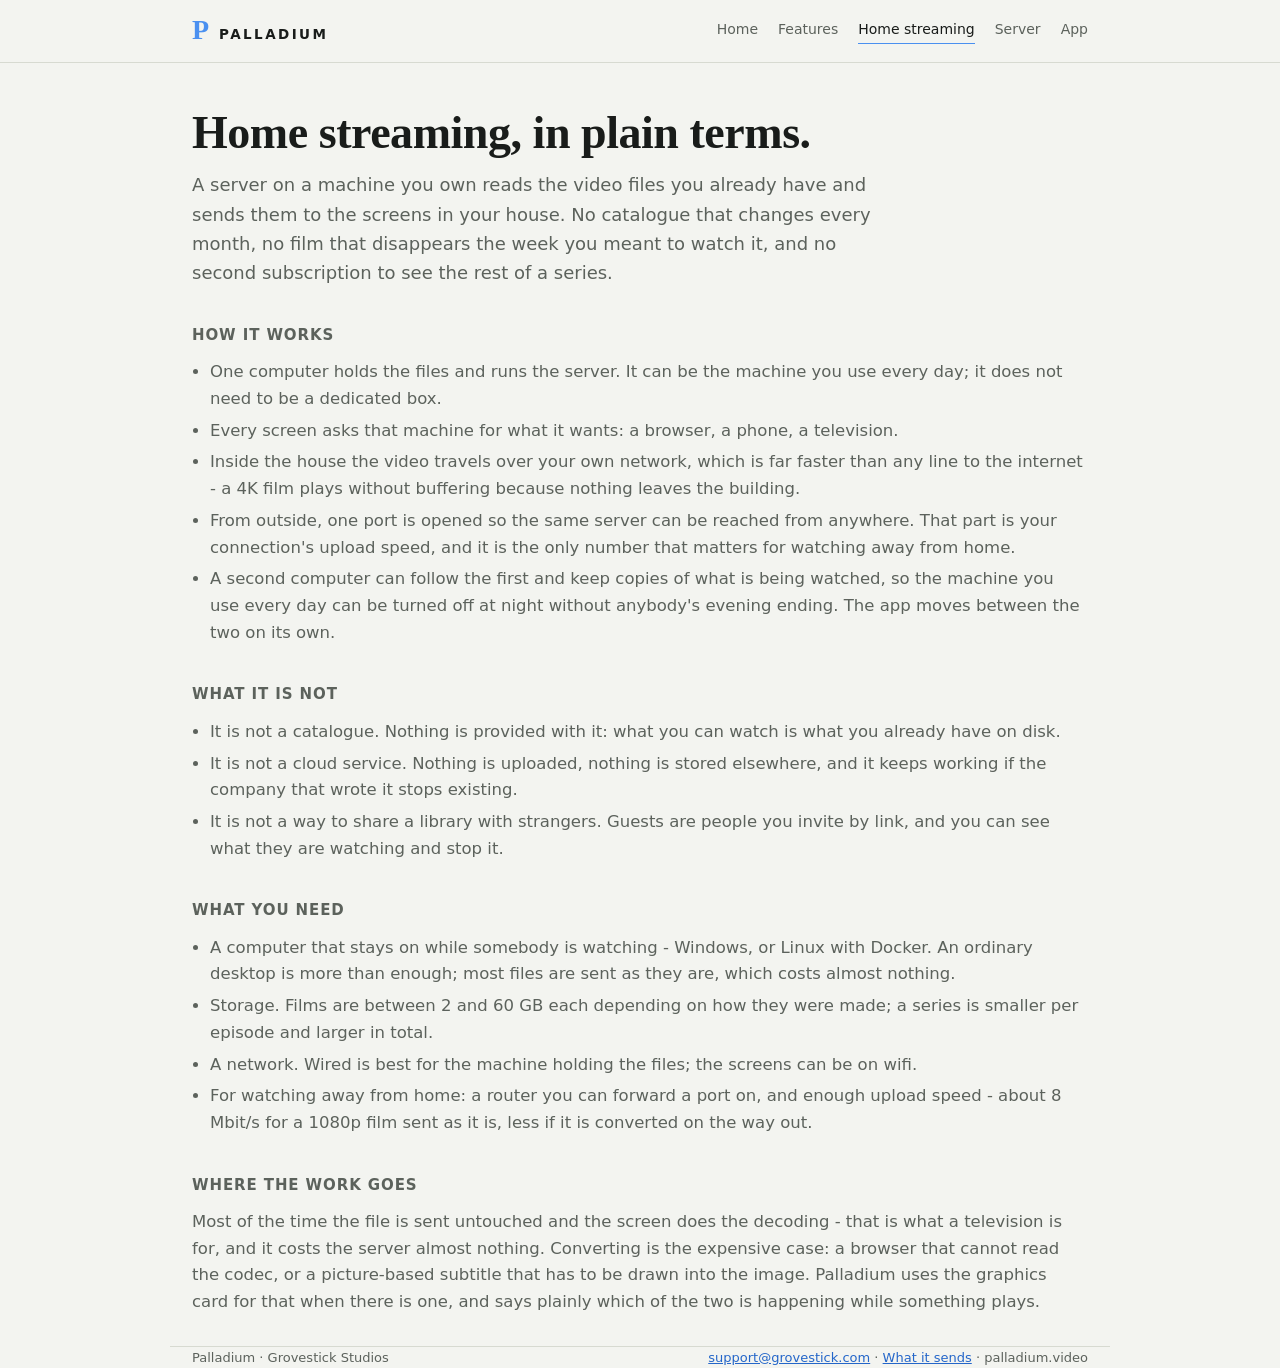
<file: site/home-streaming.html>
<!doctype html>
<html lang="en">
<head>
<meta charset="utf-8">
<meta name="viewport" content="width=device-width, initial-scale=1">
<title>Home streaming - Palladium</title>
<meta name="description" content="Home streaming in plain terms: a server on a machine you own, sending your own files to the screens in your house.">
<link rel="icon" href="data:image/svg+xml,<svg xmlns='http://www.w3.org/2000/svg' viewBox='0 0 32 32'><text y='25' x='6' font-family='Georgia,serif' font-size='26' font-weight='700' fill='%234a90f0'>P</text></svg>">
<style>
:root{
  --bg:#f3f4f0; --panel:#fbfbf9; --panel2:#eeefe9; --line:#d7dad1;
  --fg:#191c1a; --dim:#5c625c; --accent:#2466c9; --good:#1e6b3a; --bad:#9d2f26;
  --serif:"Iowan Old Style","Palatino Linotype",Palatino,"Book Antiqua",Georgia,serif;
  --sans:system-ui,-apple-system,"Segoe UI",Roboto,"Helvetica Neue",sans-serif;
}
*{box-sizing:border-box}
body{margin:0;background:var(--bg);color:var(--fg);
  font:16.5px/1.62 var(--sans);-webkit-font-smoothing:antialiased}
a{color:var(--accent)}
.wrap{max-width:940px;margin:0 auto;padding:0 22px}
h1{font-family:var(--serif);font-weight:600;
  font-size:clamp(30px,5vw,46px);line-height:1.12;margin:44px 0 12px;
  text-wrap:balance;letter-spacing:-.01em}
.lede{color:var(--dim);font-size:18px;max-width:62ch;margin:0 0 30px}
.get{background:var(--panel);border:1px solid var(--line);border-radius:3px;
  padding:22px;margin:0 0 34px}
.get h2{margin:0 0 6px;font-size:15px;letter-spacing:.06em;text-transform:uppercase;
  color:var(--dim);font-weight:600}
.dl{display:inline-flex;align-items:center;background:var(--accent);color:#f6f7f3;border-radius:3px;
  padding:12px 22px;font-weight:600;text-decoration:none}
.droid{width:17px;height:17px;fill:currentColor;vertical-align:-3px;margin-right:8px}
input[type=text]{flex:1 1 220px;min-width:0;background:#fff;color:var(--fg);
  border:1px solid var(--line);border-radius:3px;padding:11px 13px;font:inherit;
  letter-spacing:.12em;text-transform:uppercase}
input[type=text]:focus{outline:2px solid var(--accent);outline-offset:1px}
button{background:var(--accent);color:#f6f7f3;border:0;border-radius:3px;
  padding:11px 20px;font:inherit;font-weight:600;cursor:pointer}
button:disabled{opacity:.5;cursor:default}
button.ghost{background:transparent;color:var(--fg);border:1px solid var(--line)}
button.ghost:hover{background:var(--panel)}
.said{margin:12px 0 0;font-size:14px;min-height:1.4em}
.said.no{color:var(--bad)}
.said.yes{color:var(--good)}
.facts{color:var(--dim);font-size:13px;margin:14px 0 0;line-height:1.9}
.facts code{background:var(--panel2);border:1px solid var(--line);border-radius:2px;
  padding:2px 6px;font-size:12px;word-break:break-all}
.cols{display:grid;gap:26px;grid-template-columns:repeat(auto-fit,minmax(240px,1fr));
  margin:0 0 40px}
.cols h3{margin:0 0 6px;font-size:16px}
.cols p{margin:0;color:var(--dim);font-size:15px}
h2.sec{font-size:15px;letter-spacing:.06em;text-transform:uppercase;color:var(--dim);
  margin:36px 0 12px;font-weight:600}
pre{background:var(--panel2);border:1px solid var(--line);border-radius:3px;
  padding:13px 15px;overflow-x:auto;margin:0 0 14px;
  font:12px/1.55 ui-monospace,Consolas,monospace;color:#2b302c}
ul.plain{margin:0 0 30px;padding:0 0 0 18px;color:var(--dim)}
ul.plain li{margin:5px 0}
figure{margin:0 0 26px}
figure img{width:100%;height:auto;display:block;border:1px solid var(--line);
  background:var(--panel)}
figcaption{color:var(--dim);font-size:13px;margin:8px 2px 0}
/* What it does, one line each: a label and the fact behind it, ruled off from the
   next so the list can be read down rather than across. */
.does{margin:0 0 34px;border-top:1px solid var(--line)}
.does div{display:grid;gap:4px 22px;grid-template-columns:210px 1fr;
  padding:13px 2px;border-bottom:1px solid var(--line)}
.does b{font-weight:600;font-size:15px}
.does p{margin:0;color:var(--dim);font-size:15px}
@media (max-width:620px){.does div{grid-template-columns:1fr;gap:2px}}
/* the numbers, where a number is the answer */
.spec{display:grid;gap:14px;grid-template-columns:repeat(auto-fit,minmax(150px,1fr));
  margin:0 0 34px}
.spec div{background:var(--panel);border:1px solid var(--line);border-radius:3px;
  padding:14px 16px}
.spec b{display:block;font-size:23px;font-family:var(--serif);color:var(--fg)}
.spec span{color:var(--dim);font-size:13px}
/* The studio, at the end of the page it made: a mark rather than a line of text,
   drawn in the same serif as Palladium's own P so the two read as one house. */
.house{display:flex;align-items:center;gap:16px;border-top:1px solid var(--line);
  margin:44px 0 0;padding:26px 0 0}
.house svg{flex:0 0 auto}
.house b{display:block;font-size:15px;font-weight:600;letter-spacing:.02em}
.house span{color:var(--dim);font-size:14px}
.house a{color:var(--accent);text-decoration:none}
.house a:hover{text-decoration:underline}
footer{border-top:1px solid var(--line);margin-top:50px;padding:22px 0 40px;
  color:var(--dim);font-size:13px;display:flex;justify-content:space-between;gap:14px;
  flex-wrap:wrap}

/* one masthead on every page: same width, height and scrollbar, so the menu stays put */
html{overflow-y:scroll}
header{border-bottom:1px solid #d7dad1;padding:0}
header .wrap{max-width:940px;display:flex;align-items:center;gap:20px;padding:16px 22px}
.brand{display:flex;align-items:baseline;gap:10px;text-decoration:none;color:#191c1a}
.brand b{font-family:var(--serif);font-size:28px;line-height:1;color:#4a90f0;font-weight:600}
.brand span{font-weight:600;letter-spacing:.18em;text-transform:uppercase;font-size:13.5px}
nav{margin-left:auto;display:flex;flex-wrap:wrap;gap:6px 20px;font-size:14px;line-height:1.6}
nav a{color:#5c625c;text-decoration:none;padding-bottom:2px;border-bottom:1px solid transparent}
nav a:hover{color:#191c1a;border-bottom-color:#d7dad1}
nav a[aria-current=page]{color:#191c1a;border-bottom-color:#4a90f0}
@media (max-width:640px){header .wrap{flex-wrap:wrap;gap:10px} nav{margin-left:0;gap:6px 16px;font-size:13.5px}}
</style>
</head>
<body>
<header><div class="wrap">
  <a class="brand" href="/"><b>P</b> <span>Palladium</span></a>
  <nav>
    <a href="/">Home</a>
    <a href="/features">Features</a>
    <a href="/home-streaming" aria-current="page">Home streaming</a>
    <a href="/server">Server</a>
    <a href="/app">App</a>
  </nav>
</div></header>

<main class="wrap">
  <h1>Home streaming, in plain terms.</h1>
  <p class="lede">A server on a machine you own reads the video files you already
  have and sends them to the screens in your house. No catalogue that changes every
  month, no film that disappears the week you meant to watch it, and no second
  subscription to see the rest of a series.</p>

  <h2 class="sec">How it works</h2>
  <ul class="plain">
    <li>One computer holds the files and runs the server. It can be the machine you
      use every day; it does not need to be a dedicated box.</li>
    <li>Every screen asks that machine for what it wants: a browser, a phone, a
      television.</li>
    <li>Inside the house the video travels over your own network, which is far
      faster than any line to the internet - a 4K film plays without buffering
      because nothing leaves the building.</li>
    <li>From outside, one port is opened so the same server can be reached from
      anywhere. That part is your connection's upload speed, and it is the only
      number that matters for watching away from home.</li>
    <li>A second computer can follow the first and keep copies of what is being
      watched, so the machine you use every day can be turned off at night without
      anybody's evening ending. The app moves between the two on its own.</li>
  </ul>

  <h2 class="sec">What it is not</h2>
  <ul class="plain">
    <li>It is not a catalogue. Nothing is provided with it: what you can watch is
      what you already have on disk.</li>
    <li>It is not a cloud service. Nothing is uploaded, nothing is stored elsewhere,
      and it keeps working if the company that wrote it stops existing.</li>
    <li>It is not a way to share a library with strangers. Guests are people you
      invite by link, and you can see what they are watching and stop it.</li>
  </ul>

  <h2 class="sec">What you need</h2>
  <ul class="plain">
    <li>A computer that stays on while somebody is watching - Windows, or Linux
      with Docker. An ordinary desktop is more than enough; most files are sent as
      they are, which costs almost nothing.</li>
    <li>Storage. Films are between 2 and 60 GB each depending on how they were
      made; a series is smaller per episode and larger in total.</li>
    <li>A network. Wired is best for the machine holding the files; the screens can
      be on wifi.</li>
    <li>For watching away from home: a router you can forward a port on, and enough
      upload speed - about 8 Mbit/s for a 1080p film sent as it is, less if it is
      converted on the way out.</li>
  </ul>

  <h2 class="sec">Where the work goes</h2>
  <p style="color:var(--dim);margin:0 0 30px">Most of the time the file is sent
  untouched and the screen does the decoding - that is what a television is for, and
  it costs the server almost nothing. Converting is the expensive case: a browser
  that cannot read the codec, or a picture-based subtitle that has to be drawn into
  the image. Palladium uses the graphics card for that when there is one, and says
  plainly which of the two is happening while something plays.</p>
  
</main>

<footer class="wrap">
  <span>Palladium &middot; Grovestick Studios</span>
  <span><a href="mailto:support@grovestick.com">support@grovestick.com</a> &middot; <a href="/privacy">What it sends</a> &middot; palladium.video</span>
</footer>
</body>
</html>
</file>
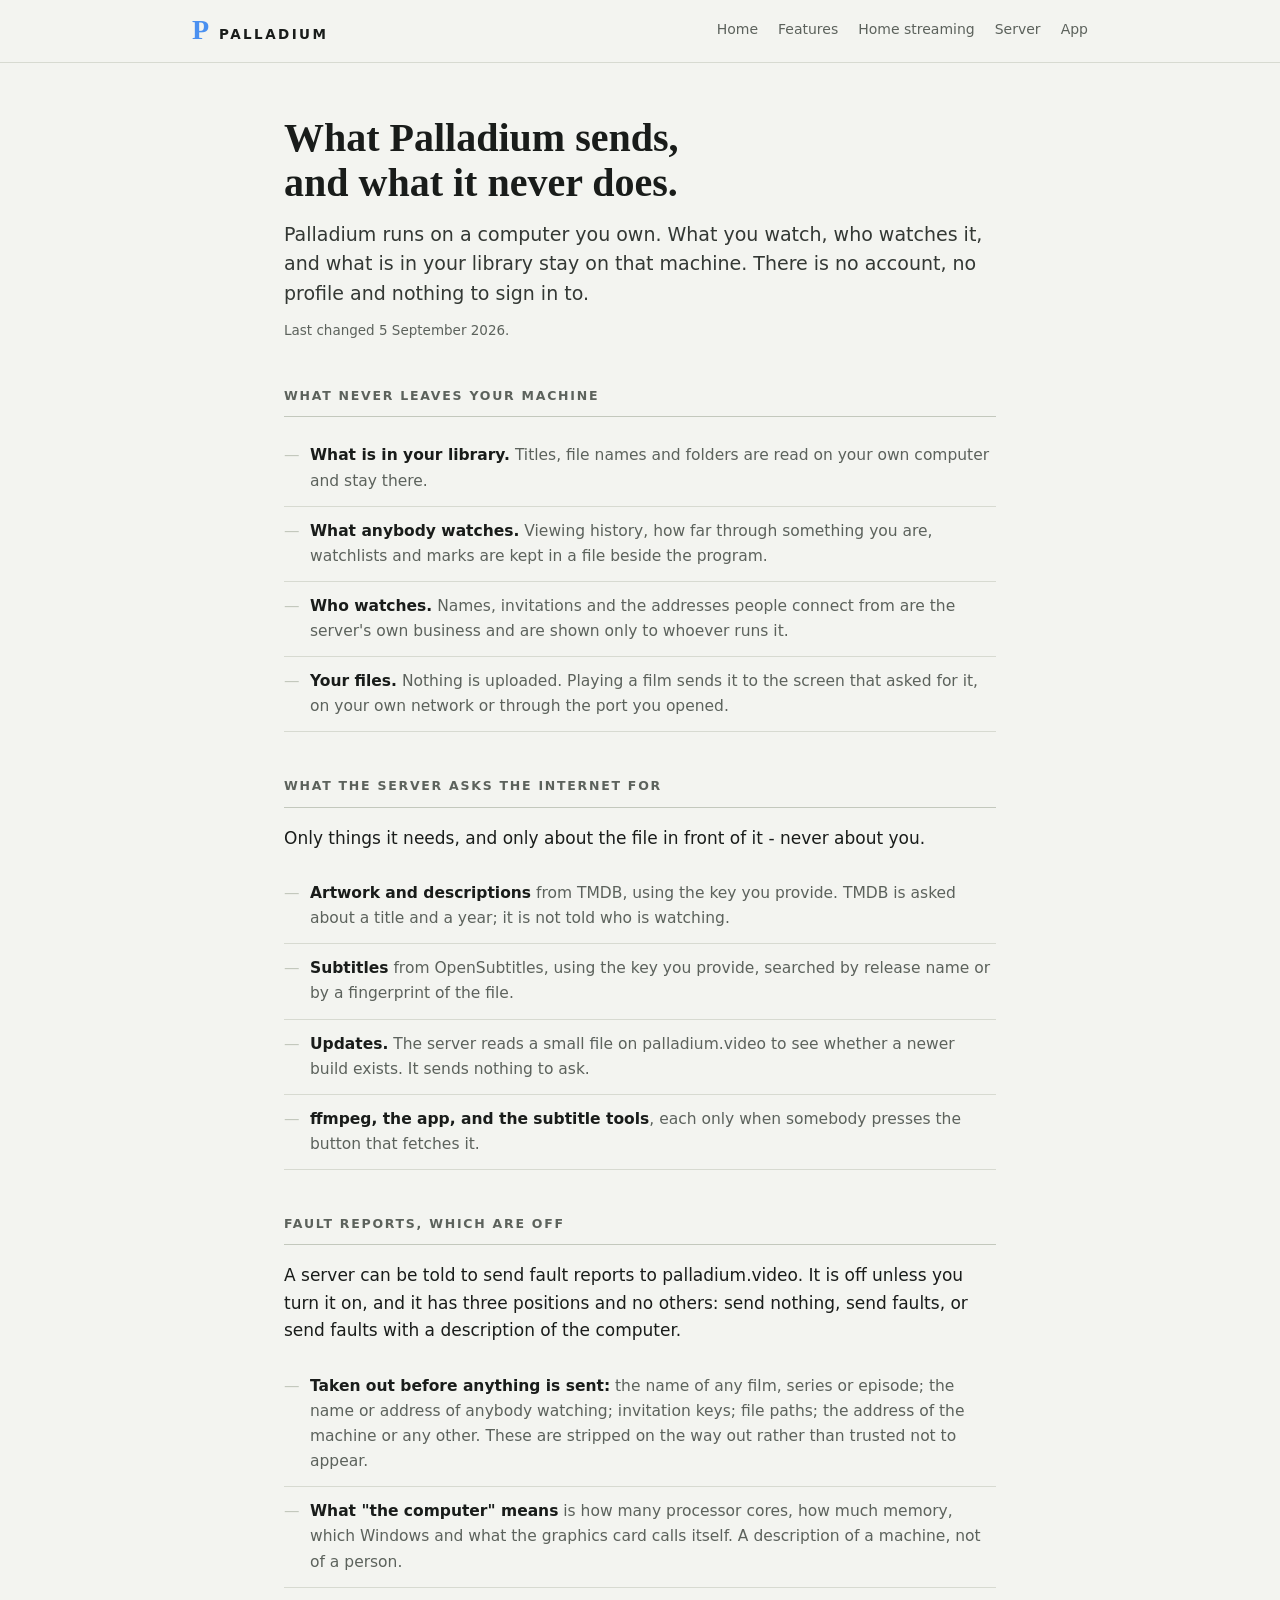
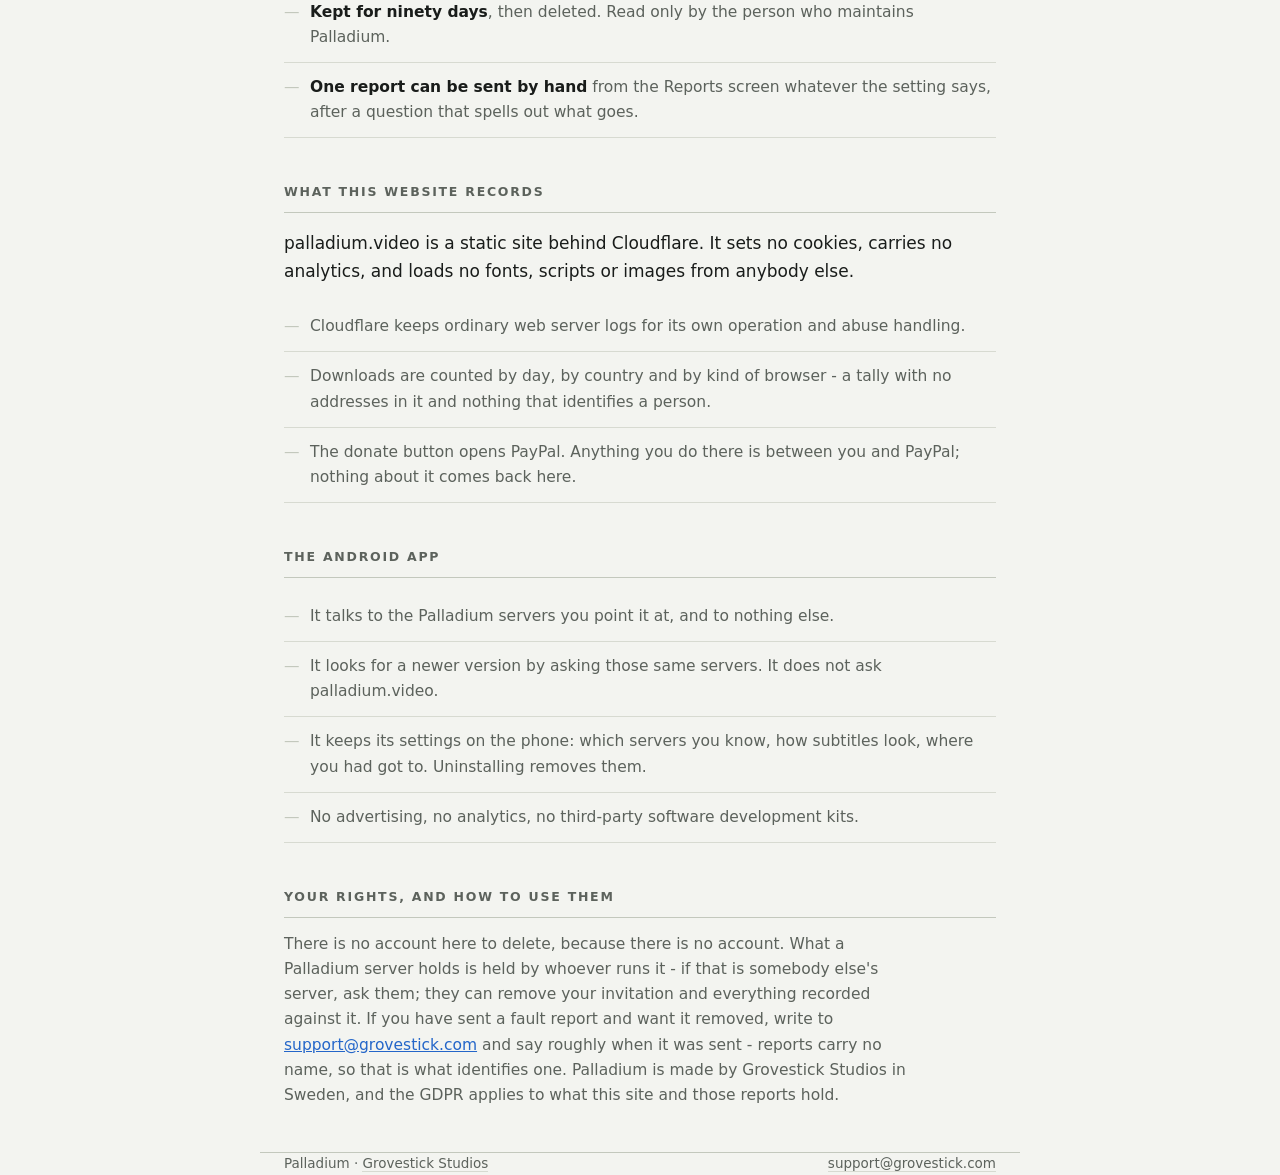
<file: site/privacy.html>
<!doctype html>
<html lang="en">
<head>
<meta charset="utf-8">
<meta name="viewport" content="width=device-width, initial-scale=1">
<title>What Palladium sends</title>
<meta name="description" content="What a Palladium server sends, what it never sends, and what this website records. Nothing about what you watch leaves your machine.">
<link rel="icon" href="data:image/svg+xml,<svg xmlns='http://www.w3.org/2000/svg' viewBox='0 0 32 32'><text y='25' x='6' font-family='Georgia,serif' font-size='26' font-weight='700' fill='%234a90f0'>P</text></svg>">
<style>
:root{
  --paper:#f3f4f0; --plate:#fbfbf9; --line:#d7dad1; --rule:#c3c8bd;
  --ink:#191c1a; --muted:#5c625c; --accent:#2466c9;
  --serif:"Iowan Old Style","Palatino Linotype",Palatino,"Book Antiqua",Georgia,serif;
  --sans:system-ui,-apple-system,"Segoe UI",Roboto,"Helvetica Neue",sans-serif;
}
*{box-sizing:border-box}
body{margin:0;background:var(--paper);color:var(--ink);
  font:17px/1.62 var(--sans);-webkit-font-smoothing:antialiased}
a{color:var(--accent)}
.wrap{max-width:760px;margin:0 auto;padding:0 24px}
h1{font-family:var(--serif);font-weight:600;font-size:clamp(29px,5vw,40px);
  line-height:1.14;margin:52px 0 14px;max-width:20ch;text-wrap:balance}
.lede{font-size:19px;line-height:1.55;max-width:60ch;margin:0 0 12px;color:#333834}
.when{color:var(--muted);font-size:13.5px;margin:0 0 44px}
h2{font-family:var(--sans);font-size:12.5px;letter-spacing:.14em;text-transform:uppercase;
  color:var(--muted);font-weight:700;margin:0 0 2px;padding-bottom:10px;
  border-bottom:1px solid var(--rule)}
p{max-width:64ch}
ul{margin:14px 0 44px;padding:0;list-style:none;color:var(--muted);font-size:15.5px}
li{margin:0;padding:12px 0 12px 26px;border-bottom:1px solid var(--line);position:relative}
li::before{content:"\2014";position:absolute;left:0;color:var(--rule)}
li b{color:var(--ink);font-weight:600}
.after{margin:14px 0 44px;color:var(--muted);font-size:15.5px;max-width:64ch}
footer{border-top:1px solid var(--rule);margin-top:10px;padding:22px 0 46px;
  color:var(--muted);font-size:13.5px;display:flex;justify-content:space-between;
  gap:16px;flex-wrap:wrap}
footer a{color:var(--muted);text-decoration:none;border-bottom:1px solid var(--line)}
footer a:hover{color:var(--accent);border-bottom-color:var(--accent)}

/* one masthead on every page: same width, height and scrollbar, so the menu stays put */
html{overflow-y:scroll}
header{border-bottom:1px solid #d7dad1;padding:0}
header .wrap{max-width:940px;display:flex;align-items:center;gap:20px;padding:16px 22px}
.brand{display:flex;align-items:baseline;gap:10px;text-decoration:none;color:#191c1a}
.brand b{font-family:var(--serif);font-size:28px;line-height:1;color:#4a90f0;font-weight:600}
.brand span{font-weight:600;letter-spacing:.18em;text-transform:uppercase;font-size:13.5px}
nav{margin-left:auto;display:flex;flex-wrap:wrap;gap:6px 20px;font-size:14px;line-height:1.6}
nav a{color:#5c625c;text-decoration:none;padding-bottom:2px;border-bottom:1px solid transparent}
nav a:hover{color:#191c1a;border-bottom-color:#d7dad1}
nav a[aria-current=page]{color:#191c1a;border-bottom-color:#4a90f0}
@media (max-width:640px){header .wrap{flex-wrap:wrap;gap:10px} nav{margin-left:0;gap:6px 16px;font-size:13.5px}}
</style>
</head>
<body>
<header><div class="wrap">
  <a class="brand" href="/"><b>P</b> <span>Palladium</span></a>
  <nav>
    <a href="/">Home</a>
    <a href="/features">Features</a>
    <a href="/home-streaming">Home streaming</a>
    <a href="/server">Server</a>
    <a href="/app">App</a>
  </nav>
</div></header>

<main class="wrap">
  <h1>What Palladium sends, and what it never does.</h1>
  <p class="lede">Palladium runs on a computer you own. What you watch, who watches
  it, and what is in your library stay on that machine. There is no account, no
  profile and nothing to sign in to.</p>
  <p class="when">Last changed 5 September 2026.</p>

  <h2>What never leaves your machine</h2>
  <ul>
    <li><b>What is in your library.</b> Titles, file names and folders are read on
      your own computer and stay there.</li>
    <li><b>What anybody watches.</b> Viewing history, how far through something you
      are, watchlists and marks are kept in a file beside the program.</li>
    <li><b>Who watches.</b> Names, invitations and the addresses people connect from
      are the server's own business and are shown only to whoever runs it.</li>
    <li><b>Your files.</b> Nothing is uploaded. Playing a film sends it to the screen
      that asked for it, on your own network or through the port you opened.</li>
  </ul>

  <h2>What the server asks the internet for</h2>
  <p>Only things it needs, and only about the file in front of it - never about you.</p>
  <ul>
    <li><b>Artwork and descriptions</b> from TMDB, using the key you provide. TMDB is
      asked about a title and a year; it is not told who is watching.</li>
    <li><b>Subtitles</b> from OpenSubtitles, using the key you provide, searched by
      release name or by a fingerprint of the file.</li>
    <li><b>Updates.</b> The server reads a small file on palladium.video to see
      whether a newer build exists. It sends nothing to ask.</li>
    <li><b>ffmpeg, the app, and the subtitle tools</b>, each only when somebody presses
      the button that fetches it.</li>
  </ul>

  <h2>Fault reports, which are off</h2>
  <p>A server can be told to send fault reports to palladium.video. It is off unless
  you turn it on, and it has three positions and no others: send nothing, send faults,
  or send faults with a description of the computer.</p>
  <ul>
    <li><b>Taken out before anything is sent:</b> the name of any film, series or
      episode; the name or address of anybody watching; invitation keys; file paths;
      the address of the machine or any other. These are stripped on the way out
      rather than trusted not to appear.</li>
    <li><b>What "the computer" means</b> is how many processor cores, how much memory,
      which Windows and what the graphics card calls itself. A description of a
      machine, not of a person.</li>
    <li><b>Kept for ninety days</b>, then deleted. Read only by the person who
      maintains Palladium.</li>
    <li><b>One report can be sent by hand</b> from the Reports screen whatever the
      setting says, after a question that spells out what goes.</li>
  </ul>

  <h2>What this website records</h2>
  <p>palladium.video is a static site behind Cloudflare. It sets no cookies, carries
  no analytics, and loads no fonts, scripts or images from anybody else.</p>
  <ul>
    <li>Cloudflare keeps ordinary web server logs for its own operation and abuse
      handling.</li>
    <li>Downloads are counted by day, by country and by kind of browser - a tally with
      no addresses in it and nothing that identifies a person.</li>
    <li>The donate button opens PayPal. Anything you do there is between you and
      PayPal; nothing about it comes back here.</li>
  </ul>

  <h2>The Android app</h2>
  <ul>
    <li>It talks to the Palladium servers you point it at, and to nothing else.</li>
    <li>It looks for a newer version by asking those same servers. It does not ask
      palladium.video.</li>
    <li>It keeps its settings on the phone: which servers you know, how subtitles
      look, where you had got to. Uninstalling removes them.</li>
    <li>No advertising, no analytics, no third-party software development kits.</li>
  </ul>

  <h2>Your rights, and how to use them</h2>
  <p class="after">There is no account here to delete, because there is no account.
  What a Palladium server holds is held by whoever runs it - if that is somebody
  else's server, ask them; they can remove your invitation and everything recorded
  against it. If you have sent a fault report and want it removed, write to
  <a href="mailto:support@grovestick.com">support@grovestick.com</a>
  and say roughly when it was sent - reports carry no name, so that is what identifies
  one. Palladium is made by Grovestick Studios in Sweden, and the GDPR applies to what
  this site and those reports hold.</p>
</main>

<footer class="wrap">
  <span>Palladium &middot; <a href="https://grovestick.com/">Grovestick Studios</a></span>
  <span><a href="mailto:support@grovestick.com">support@grovestick.com</a></span>
</footer>
</body>
</html>
</file>
